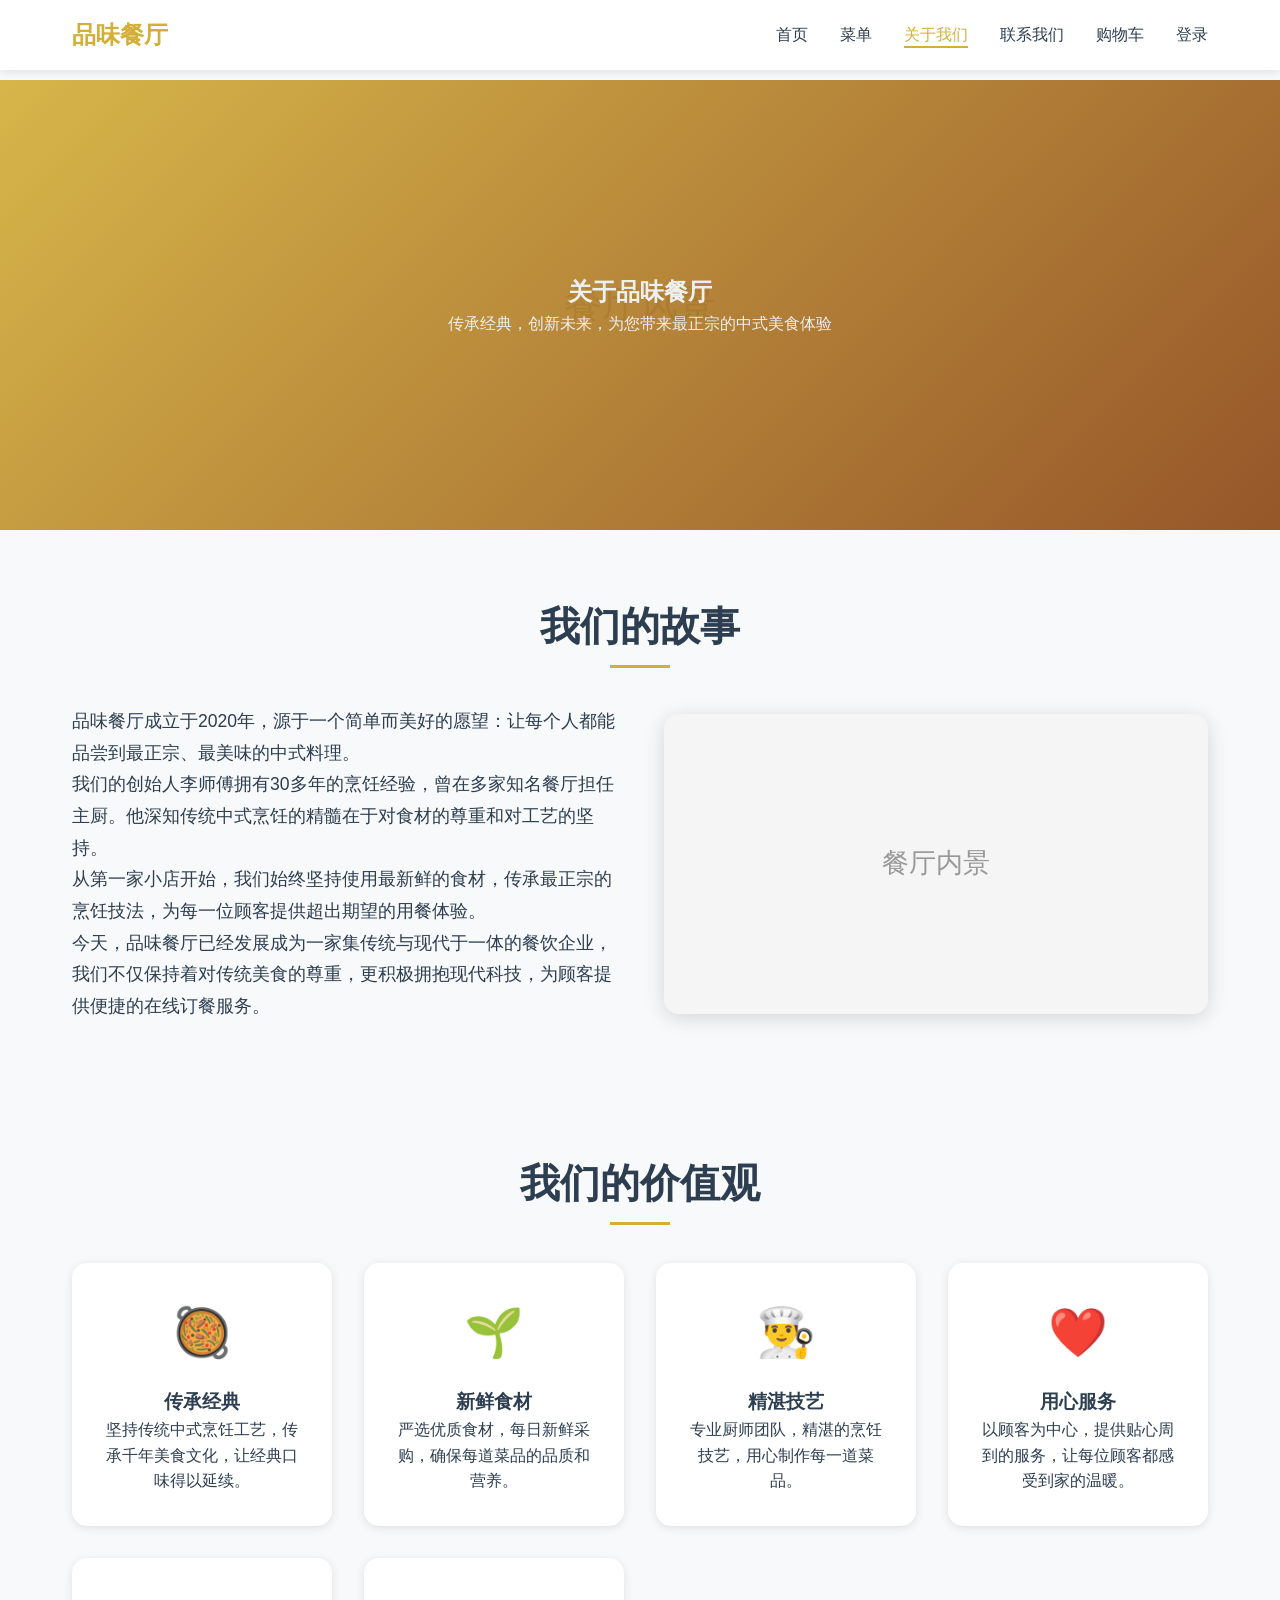
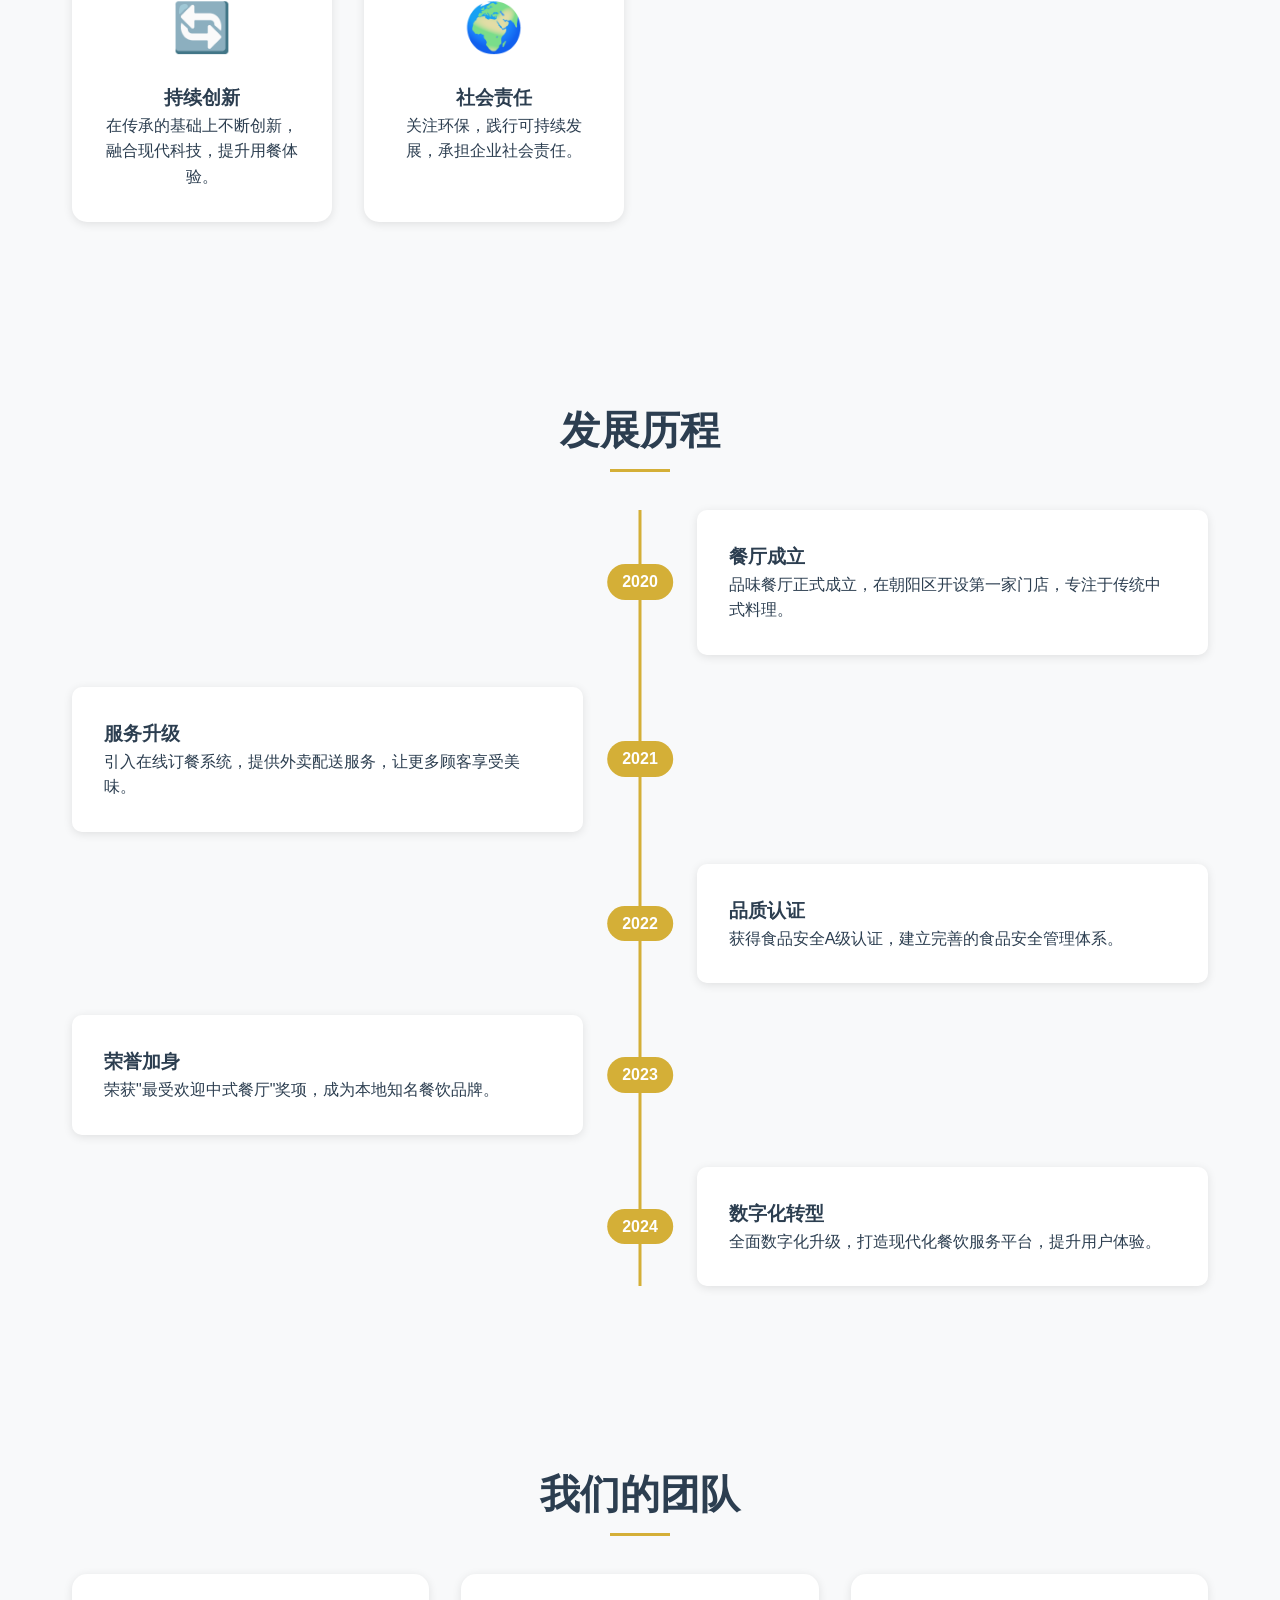
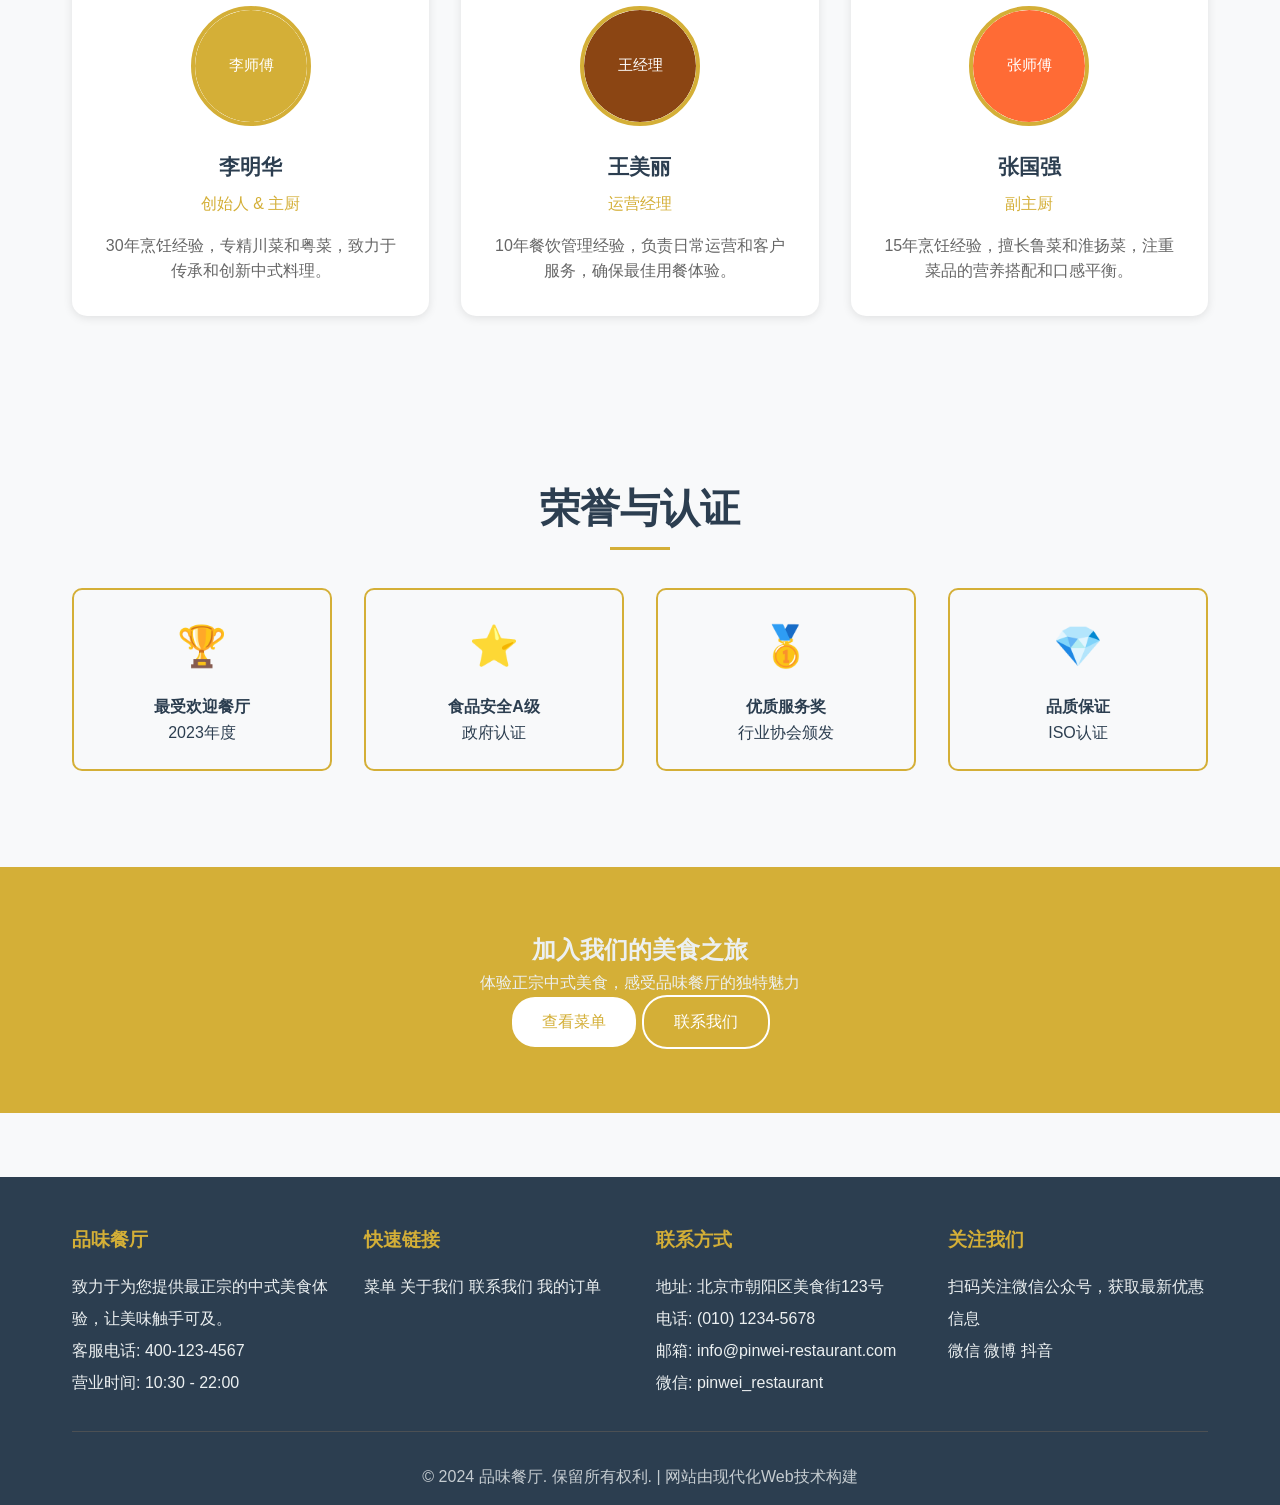
<file: about.html>
<!DOCTYPE html>
<html lang="zh-CN">
<head>
    <meta charset="UTF-8">
    <meta name="viewport" content="width=device-width, initial-scale=1.0">
    <meta name="description" content="关于品味餐厅 - 了解我们的故事、理念和团队">
    <meta name="keywords" content="关于我们, 餐厅故事, 企业文化, 厨师团队">
    <title>关于我们 - 品味餐厅</title>
    <link rel="stylesheet" href="css/style.css">
    <style>
        .about-hero {
            background: linear-gradient(135deg, rgba(212, 175, 55, 0.9), rgba(139, 69, 19, 0.9)),
                        url('data:image/svg+xml,<svg xmlns="http://www.w3.org/2000/svg" viewBox="0 0 1000 400"><rect fill="%23f5f5f5" width="1000" height="400"/><text x="50%" y="50%" font-size="30" text-anchor="middle" dy=".3em" fill="%23999">餐厅风景</text></svg>');
            background-size: cover;
            background-position: center;
            height: 50vh;
            display: flex;
            align-items: center;
            justify-content: center;
            text-align: center;
            color: var(--text-light);
        }
        
        .story-section {
            padding: 4rem 0;
        }
        
        .story-content {
            display: grid;
            grid-template-columns: 1fr 1fr;
            gap: 3rem;
            align-items: center;
        }
        
        .story-text {
            font-size: 1.1rem;
            line-height: 1.8;
            color: var(--text-dark);
        }
        
        .story-image {
            width: 100%;
            height: 300px;
            object-fit: cover;
            border-radius: 15px;
            box-shadow: var(--shadow-hover);
        }
        
        .values-grid {
            display: grid;
            grid-template-columns: repeat(auto-fit, minmax(250px, 1fr));
            gap: 2rem;
            margin: 3rem 0;
        }
        
        .value-card {
            text-align: center;
            padding: 2rem;
            background: white;
            border-radius: 15px;
            box-shadow: var(--shadow);
            transition: all 0.3s ease;
        }
        
        .value-card:hover {
            transform: translateY(-5px);
            box-shadow: var(--shadow-hover);
        }
        
        .value-icon {
            font-size: 3rem;
            margin-bottom: 1rem;
        }
        
        .team-member {
            background: white;
            border-radius: 15px;
            padding: 2rem;
            text-align: center;
            box-shadow: var(--shadow);
            transition: all 0.3s ease;
        }
        
        .team-member:hover {
            transform: translateY(-5px);
            box-shadow: var(--shadow-hover);
        }
        
        .member-photo {
            width: 120px;
            height: 120px;
            border-radius: 50%;
            margin: 0 auto 1rem;
            object-fit: cover;
            border: 4px solid var(--primary-color);
        }
        
        .member-name {
            font-size: 1.3rem;
            font-weight: bold;
            color: var(--text-dark);
            margin-bottom: 0.5rem;
        }
        
        .member-role {
            color: var(--primary-color);
            font-weight: 500;
            margin-bottom: 1rem;
        }
        
        .member-bio {
            color: #666;
            line-height: 1.6;
        }
        
        .timeline {
            position: relative;
            margin: 3rem 0;
        }
        
        .timeline::before {
            content: '';
            position: absolute;
            left: 50%;
            top: 0;
            bottom: 0;
            width: 3px;
            background: var(--primary-color);
            transform: translateX(-50%);
        }
        
        .timeline-item {
            display: flex;
            align-items: center;
            margin: 2rem 0;
            position: relative;
        }
        
        .timeline-item:nth-child(odd) {
            flex-direction: row-reverse;
        }
        
        .timeline-content {
            background: white;
            padding: 2rem;
            border-radius: 10px;
            box-shadow: var(--shadow);
            width: 45%;
            position: relative;
        }
        
        .timeline-date {
            background: var(--primary-color);
            color: white;
            padding: 5px 15px;
            border-radius: 20px;
            font-weight: bold;
            position: absolute;
            left: 50%;
            transform: translateX(-50%);
            z-index: 10;
        }
        
        .awards-grid {
            display: grid;
            grid-template-columns: repeat(auto-fit, minmax(200px, 1fr));
            gap: 2rem;
            margin: 2rem 0;
        }
        
        .award-item {
            text-align: center;
            padding: 1.5rem;
            background: var(--background-light);
            border-radius: 10px;
            border: 2px solid var(--primary-color);
        }
        
        .award-icon {
            font-size: 2.5rem;
            margin-bottom: 1rem;
        }
        
        @media (max-width: 768px) {
            .story-content {
                grid-template-columns: 1fr;
                gap: 2rem;
            }
            
            .timeline::before {
                left: 30px;
            }
            
            .timeline-item {
                flex-direction: row !important;
                padding-left: 60px;
            }
            
            .timeline-content {
                width: 100%;
            }
            
            .timeline-date {
                left: 30px;
            }
        }
    </style>
</head>
<body>
    <!-- Navigation -->
    <nav class="navbar">
        <div class="nav-container">
            <a href="index.html" class="logo">品味餐厅</a>
            <ul class="nav-menu">
                <li><a href="index.html" class="nav-link">首页</a></li>
                <li><a href="menu.html" class="nav-link">菜单</a></li>
                <li><a href="about.html" class="nav-link active">关于我们</a></li>
                <li><a href="contact.html" class="nav-link">联系我们</a></li>
                <li><a href="cart.html" class="nav-link">购物车 <span class="cart-count">0</span></a></li>
                <li><a href="login.html" class="nav-link">登录</a></li>
            </ul>
            <button class="hamburger">
                <span></span>
                <span></span>
                <span></span>
            </button>
        </div>
    </nav>

    <!-- Main Content -->
    <main class="main-content">
        <!-- About Hero -->
        <section class="about-hero">
            <div class="container">
                <h1>关于品味餐厅</h1>
                <p>传承经典，创新未来，为您带来最正宗的中式美食体验</p>
            </div>
        </section>

        <!-- Our Story -->
        <section class="story-section">
            <div class="container">
                <h2 class="section-title">我们的故事</h2>
                <div class="story-content">
                    <div class="story-text">
                        <p>品味餐厅成立于2020年，源于一个简单而美好的愿望：让每个人都能品尝到最正宗、最美味的中式料理。</p>
                        <p>我们的创始人李师傅拥有30多年的烹饪经验，曾在多家知名餐厅担任主厨。他深知传统中式烹饪的精髓在于对食材的尊重和对工艺的坚持。</p>
                        <p>从第一家小店开始，我们始终坚持使用最新鲜的食材，传承最正宗的烹饪技法，为每一位顾客提供超出期望的用餐体验。</p>
                        <p>今天，品味餐厅已经发展成为一家集传统与现代于一体的餐饮企业，我们不仅保持着对传统美食的尊重，更积极拥抱现代科技，为顾客提供便捷的在线订餐服务。</p>
                    </div>
                    <img src="data:image/svg+xml,<svg xmlns='http://www.w3.org/2000/svg' viewBox='0 0 400 300'><rect fill='%23f5f5f5' width='400' height='300'/><text x='50%' y='50%' font-size='20' text-anchor='middle' dy='.3em' fill='%23999'>餐厅内景</text></svg>" 
                         alt="餐厅内景" class="story-image">
                </div>
            </div>
        </section>

        <!-- Our Values -->
        <section class="section" style="background: var(--background-light);">
            <div class="container">
                <h2 class="section-title">我们的价值观</h2>
                <div class="values-grid">
                    <div class="value-card">
                        <div class="value-icon">🥘</div>
                        <h3>传承经典</h3>
                        <p>坚持传统中式烹饪工艺，传承千年美食文化，让经典口味得以延续。</p>
                    </div>
                    <div class="value-card">
                        <div class="value-icon">🌱</div>
                        <h3>新鲜食材</h3>
                        <p>严选优质食材，每日新鲜采购，确保每道菜品的品质和营养。</p>
                    </div>
                    <div class="value-card">
                        <div class="value-icon">👨‍🍳</div>
                        <h3>精湛技艺</h3>
                        <p>专业厨师团队，精湛的烹饪技艺，用心制作每一道菜品。</p>
                    </div>
                    <div class="value-card">
                        <div class="value-icon">❤️</div>
                        <h3>用心服务</h3>
                        <p>以顾客为中心，提供贴心周到的服务，让每位顾客都感受到家的温暖。</p>
                    </div>
                    <div class="value-card">
                        <div class="value-icon">🔄</div>
                        <h3>持续创新</h3>
                        <p>在传承的基础上不断创新，融合现代科技，提升用餐体验。</p>
                    </div>
                    <div class="value-card">
                        <div class="value-icon">🌍</div>
                        <h3>社会责任</h3>
                        <p>关注环保，践行可持续发展，承担企业社会责任。</p>
                    </div>
                </div>
            </div>
        </section>

        <!-- Development Timeline -->
        <section class="section">
            <div class="container">
                <h2 class="section-title">发展历程</h2>
                <div class="timeline">
                    <div class="timeline-item">
                        <div class="timeline-date">2020</div>
                        <div class="timeline-content">
                            <h3>餐厅成立</h3>
                            <p>品味餐厅正式成立，在朝阳区开设第一家门店，专注于传统中式料理。</p>
                        </div>
                    </div>
                    <div class="timeline-item">
                        <div class="timeline-date">2021</div>
                        <div class="timeline-content">
                            <h3>服务升级</h3>
                            <p>引入在线订餐系统，提供外卖配送服务，让更多顾客享受美味。</p>
                        </div>
                    </div>
                    <div class="timeline-item">
                        <div class="timeline-date">2022</div>
                        <div class="timeline-content">
                            <h3>品质认证</h3>
                            <p>获得食品安全A级认证，建立完善的食品安全管理体系。</p>
                        </div>
                    </div>
                    <div class="timeline-item">
                        <div class="timeline-date">2023</div>
                        <div class="timeline-content">
                            <h3>荣誉加身</h3>
                            <p>荣获"最受欢迎中式餐厅"奖项，成为本地知名餐饮品牌。</p>
                        </div>
                    </div>
                    <div class="timeline-item">
                        <div class="timeline-date">2024</div>
                        <div class="timeline-content">
                            <h3>数字化转型</h3>
                            <p>全面数字化升级，打造现代化餐饮服务平台，提升用户体验。</p>
                        </div>
                    </div>
                </div>
            </div>
        </section>

        <!-- Our Team -->
        <section class="section" style="background: var(--background-light);">
            <div class="container">
                <h2 class="section-title">我们的团队</h2>
                <div class="grid grid-3">
                    <div class="team-member">
                        <img src="data:image/svg+xml,<svg xmlns='http://www.w3.org/2000/svg' viewBox='0 0 120 120'><circle fill='%23d4af37' cx='60' cy='60' r='60'/><text x='50%' y='50%' font-size='16' text-anchor='middle' dy='.3em' fill='white'>李师傅</text></svg>" 
                             alt="李师傅" class="member-photo">
                        <div class="member-name">李明华</div>
                        <div class="member-role">创始人 & 主厨</div>
                        <div class="member-bio">30年烹饪经验，专精川菜和粤菜，致力于传承和创新中式料理。</div>
                    </div>
                    <div class="team-member">
                        <img src="data:image/svg+xml,<svg xmlns='http://www.w3.org/2000/svg' viewBox='0 0 120 120'><circle fill='%238b4513' cx='60' cy='60' r='60'/><text x='50%' y='50%' font-size='16' text-anchor='middle' dy='.3em' fill='white'>王经理</text></svg>" 
                             alt="王经理" class="member-photo">
                        <div class="member-name">王美丽</div>
                        <div class="member-role">运营经理</div>
                        <div class="member-bio">10年餐饮管理经验，负责日常运营和客户服务，确保最佳用餐体验。</div>
                    </div>
                    <div class="team-member">
                        <img src="data:image/svg+xml,<svg xmlns='http://www.w3.org/2000/svg' viewBox='0 0 120 120'><circle fill='%23ff6b35' cx='60' cy='60' r='60'/><text x='50%' y='50%' font-size='16' text-anchor='middle' dy='.3em' fill='white'>张师傅</text></svg>" 
                             alt="张师傅" class="member-photo">
                        <div class="member-name">张国强</div>
                        <div class="member-role">副主厨</div>
                        <div class="member-bio">15年烹饪经验，擅长鲁菜和淮扬菜，注重菜品的营养搭配和口感平衡。</div>
                    </div>
                </div>
            </div>
        </section>

        <!-- Awards & Recognition -->
        <section class="section">
            <div class="container">
                <h2 class="section-title">荣誉与认证</h2>
                <div class="awards-grid">
                    <div class="award-item">
                        <div class="award-icon">🏆</div>
                        <h4>最受欢迎餐厅</h4>
                        <p>2023年度</p>
                    </div>
                    <div class="award-item">
                        <div class="award-icon">⭐</div>
                        <h4>食品安全A级</h4>
                        <p>政府认证</p>
                    </div>
                    <div class="award-item">
                        <div class="award-icon">🥇</div>
                        <h4>优质服务奖</h4>
                        <p>行业协会颁发</p>
                    </div>
                    <div class="award-item">
                        <div class="award-icon">💎</div>
                        <h4>品质保证</h4>
                        <p>ISO认证</p>
                    </div>
                </div>
            </div>
        </section>

        <!-- Call to Action -->
        <section class="section" style="background: var(--primary-color); color: var(--text-light);">
            <div class="container text-center">
                <h2>加入我们的美食之旅</h2>
                <p>体验正宗中式美食，感受品味餐厅的独特魅力</p>
                <a href="menu.html" class="btn" style="background: white; color: var(--primary-color);">查看菜单</a>
                <a href="contact.html" class="btn btn-secondary" style="border-color: white; color: white;">联系我们</a>
            </div>
        </section>
    </main>

    <!-- Footer -->
    <footer class="footer">
        <div class="container">
            <div class="footer-content">
                <div class="footer-section">
                    <h3>品味餐厅</h3>
                    <p>致力于为您提供最正宗的中式美食体验，让美味触手可及。</p>
                    <p>客服电话: 400-123-4567</p>
                    <p>营业时间: 10:30 - 22:00</p>
                </div>
                <div class="footer-section">
                    <h3>快速链接</h3>
                    <a href="menu.html">菜单</a>
                    <a href="about.html">关于我们</a>
                    <a href="contact.html">联系我们</a>
                    <a href="orders.html">我的订单</a>
                </div>
                <div class="footer-section">
                    <h3>联系方式</h3>
                    <p>地址: 北京市朝阳区美食街123号</p>
                    <p>电话: (010) 1234-5678</p>
                    <p>邮箱: info@pinwei-restaurant.com</p>
                    <p>微信: pinwei_restaurant</p>
                </div>
                <div class="footer-section">
                    <h3>关注我们</h3>
                    <p>扫码关注微信公众号，获取最新优惠信息</p>
                    <div class="social-links">
                        <a href="#">微信</a>
                        <a href="#">微博</a>
                        <a href="#">抖音</a>
                    </div>
                </div>
            </div>
            <div class="footer-bottom">
                <p>&copy; 2024 品味餐厅. 保留所有权利. | 网站由现代化Web技术构建</p>
            </div>
        </div>
    </footer>

    <!-- JavaScript -->
    <script src="js/main.js"></script>
</body>
</html>
</file>
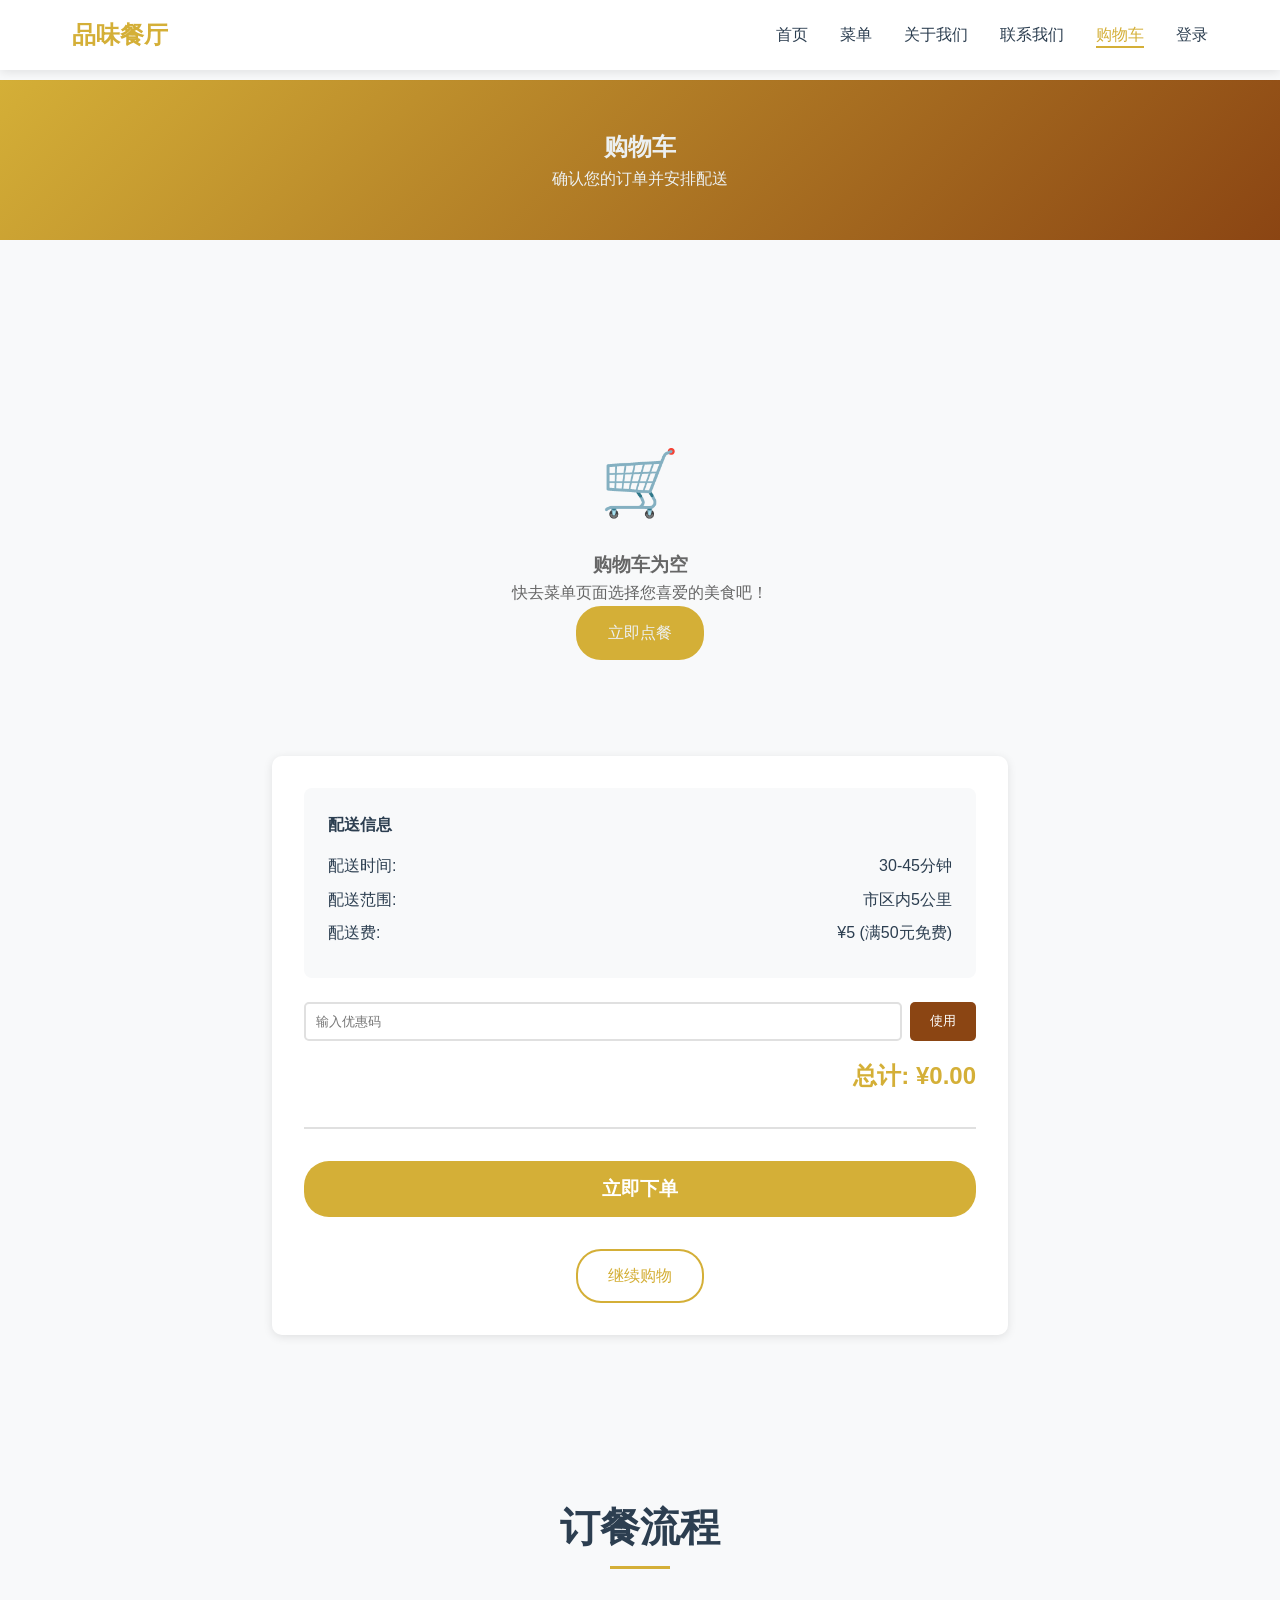
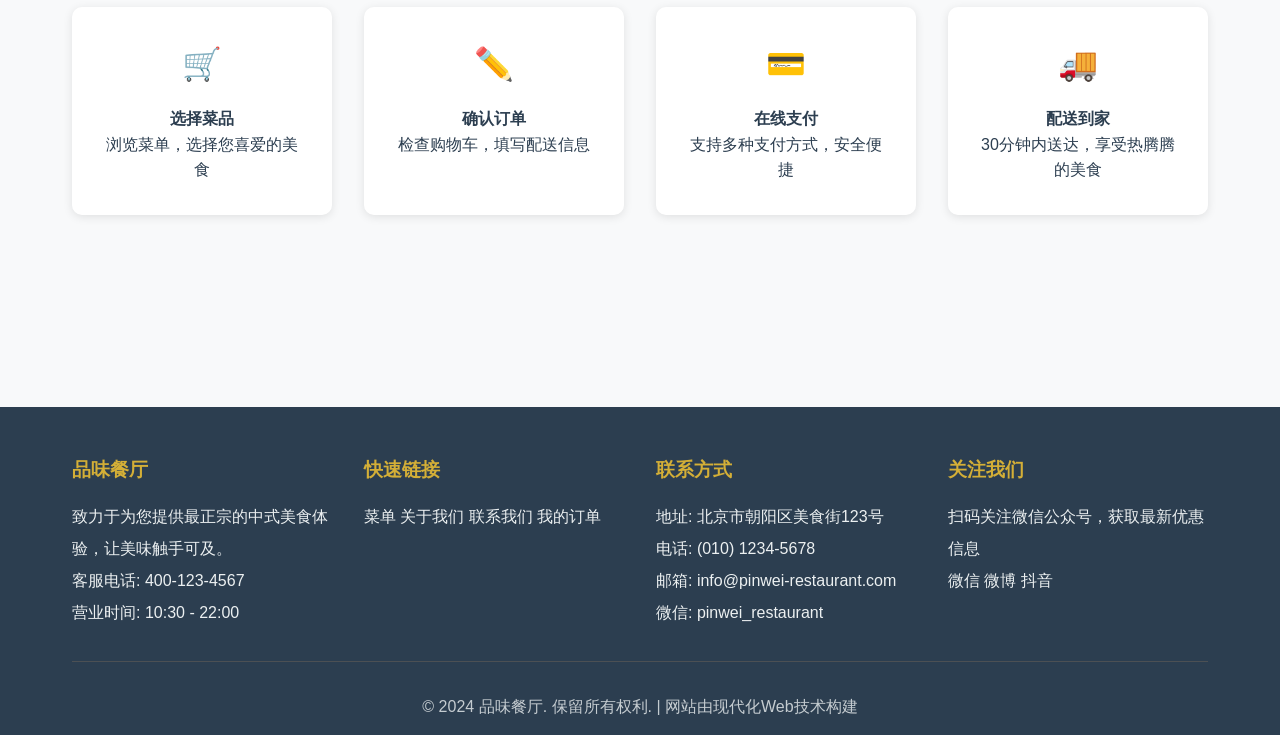
<file: cart.html>
<!DOCTYPE html>
<html lang="zh-CN">
<head>
    <meta charset="UTF-8">
    <meta name="viewport" content="width=device-width, initial-scale=1.0">
    <meta name="description" content="购物车 - 品味餐厅在线订餐">
    <meta name="keywords" content="购物车, 订餐, 结账, 在线支付">
    <title>购物车 - 品味餐厅</title>
    <link rel="stylesheet" href="css/style.css">
    <style>
        .cart-container {
            max-width: 800px;
            margin: 0 auto;
            padding: 2rem;
        }
        
        .cart-header {
            background: linear-gradient(135deg, var(--primary-color), var(--secondary-color));
            color: var(--text-light);
            padding: 3rem 0;
            text-align: center;
        }
        
        .cart-items {
            margin: 2rem 0;
        }
        
        .cart-item {
            display: flex;
            align-items: center;
            background: white;
            padding: 1.5rem;
            margin-bottom: 1rem;
            border-radius: 10px;
            box-shadow: var(--shadow);
            transition: all 0.3s ease;
        }
        
        .cart-item:hover {
            box-shadow: var(--shadow-hover);
        }
        
        .cart-item-image {
            width: 80px;
            height: 80px;
            object-fit: cover;
            border-radius: 8px;
            margin-right: 1rem;
        }
        
        .cart-item-details {
            flex: 1;
        }
        
        .cart-item-details h4 {
            margin-bottom: 0.5rem;
            color: var(--text-dark);
        }
        
        .cart-item-details .price {
            color: var(--primary-color);
            font-weight: bold;
            font-size: 1.1rem;
        }
        
        .quantity-controls {
            display: flex;
            align-items: center;
            gap: 0.5rem;
            margin-top: 0.5rem;
        }
        
        .quantity-btn {
            background: var(--primary-color);
            color: white;
            border: none;
            width: 30px;
            height: 30px;
            border-radius: 50%;
            cursor: pointer;
            font-weight: bold;
            transition: all 0.3s ease;
        }
        
        .quantity-btn:hover {
            background: var(--secondary-color);
            transform: scale(1.1);
        }
        
        .quantity {
            font-weight: bold;
            min-width: 30px;
            text-align: center;
        }
        
        .remove-from-cart {
            background: var(--danger-color);
            color: white;
            border: none;
            padding: 8px 16px;
            border-radius: 20px;
            cursor: pointer;
            transition: all 0.3s ease;
            margin-left: 1rem;
        }
        
        .remove-from-cart:hover {
            background: #c0392b;
            transform: translateY(-2px);
        }
        
        .cart-summary {
            background: white;
            padding: 2rem;
            border-radius: 10px;
            box-shadow: var(--shadow);
            margin-top: 2rem;
        }
        
        .cart-total {
            font-size: 1.5rem;
            font-weight: bold;
            color: var(--primary-color);
            text-align: right;
            margin-bottom: 1rem;
        }
        
        .checkout-section {
            border-top: 2px solid var(--border-color);
            padding-top: 2rem;
            margin-top: 2rem;
        }
        
        .delivery-info {
            background: var(--background-light);
            padding: 1.5rem;
            border-radius: 8px;
            margin-bottom: 1.5rem;
        }
        
        .delivery-info h4 {
            color: var(--text-dark);
            margin-bottom: 1rem;
        }
        
        .info-item {
            display: flex;
            justify-content: space-between;
            margin-bottom: 0.5rem;
        }
        
        .checkout-btn {
            width: 100%;
            padding: 15px;
            font-size: 1.2rem;
            background: var(--primary-color);
            color: white;
            border: none;
            border-radius: 25px;
            cursor: pointer;
            transition: all 0.3s ease;
            font-weight: bold;
        }
        
        .checkout-btn:hover {
            background: var(--secondary-color);
            transform: translateY(-2px);
        }
        
        .checkout-btn:disabled {
            background: #ccc;
            cursor: not-allowed;
            transform: none;
        }
        
        .empty-cart {
            text-align: center;
            padding: 4rem 2rem;
            color: #666;
        }
        
        .empty-cart-icon {
            font-size: 4rem;
            margin-bottom: 1rem;
        }
        
        @media (max-width: 768px) {
            .cart-item {
                flex-direction: column;
                text-align: center;
            }
            
            .cart-item-image {
                margin-right: 0;
                margin-bottom: 1rem;
            }
            
            .remove-from-cart {
                margin-left: 0;
                margin-top: 1rem;
            }
            
            .cart-container {
                padding: 1rem;
            }
        }
        
        .promo-code {
            display: flex;
            gap: 0.5rem;
            margin-bottom: 1rem;
        }
        
        .promo-input {
            flex: 1;
            padding: 10px;
            border: 2px solid var(--border-color);
            border-radius: 5px;
        }
        
        .promo-btn {
            padding: 10px 20px;
            background: var(--secondary-color);
            color: white;
            border: none;
            border-radius: 5px;
            cursor: pointer;
        }
    </style>
</head>
<body>
    <!-- Navigation -->
    <nav class="navbar">
        <div class="nav-container">
            <a href="index.html" class="logo">品味餐厅</a>
            <ul class="nav-menu">
                <li><a href="index.html" class="nav-link">首页</a></li>
                <li><a href="menu.html" class="nav-link">菜单</a></li>
                <li><a href="about.html" class="nav-link">关于我们</a></li>
                <li><a href="contact.html" class="nav-link">联系我们</a></li>
                <li><a href="cart.html" class="nav-link active">购物车 <span class="cart-count">0</span></a></li>
                <li><a href="login.html" class="nav-link">登录</a></li>
            </ul>
            <button class="hamburger">
                <span></span>
                <span></span>
                <span></span>
            </button>
        </div>
    </nav>

    <!-- Main Content -->
    <main class="main-content">
        <!-- Cart Header -->
        <section class="cart-header">
            <div class="container">
                <h1>购物车</h1>
                <p>确认您的订单并安排配送</p>
            </div>
        </section>

        <!-- Cart Content -->
        <section class="section">
            <div class="cart-container">
                <!-- Cart Items -->
                <div class="cart-items">
                    <!-- Items will be loaded by JavaScript -->
                </div>

                <!-- Cart Summary -->
                <div class="cart-summary">
                    <div class="delivery-info">
                        <h4>配送信息</h4>
                        <div class="info-item">
                            <span>配送时间:</span>
                            <span>30-45分钟</span>
                        </div>
                        <div class="info-item">
                            <span>配送范围:</span>
                            <span>市区内5公里</span>
                        </div>
                        <div class="info-item">
                            <span>配送费:</span>
                            <span id="delivery-fee">¥5 (满50元免费)</span>
                        </div>
                    </div>

                    <!-- Promo Code -->
                    <div class="promo-code">
                        <input type="text" class="promo-input" placeholder="输入优惠码">
                        <button class="promo-btn" onclick="applyPromoCode()">使用</button>
                    </div>

                    <!-- Total -->
                    <div class="cart-total">
                        总计: ¥0.00
                    </div>

                    <!-- Checkout Section -->
                    <div class="checkout-section">
                        <button class="checkout-btn" onclick="proceedToCheckout()">
                            立即下单
                        </button>
                        <div class="text-center mt-2">
                            <a href="menu.html" class="btn btn-secondary">继续购物</a>
                        </div>
                    </div>
                </div>
            </div>
        </section>

        <!-- Order Process Info -->
        <section class="section" style="background: var(--background-light);">
            <div class="container">
                <h2 class="section-title">订餐流程</h2>
                <div class="grid grid-4">
                    <div class="card text-center">
                        <div style="font-size: 2rem; margin-bottom: 1rem;">🛒</div>
                        <h4>选择菜品</h4>
                        <p>浏览菜单，选择您喜爱的美食</p>
                    </div>
                    <div class="card text-center">
                        <div style="font-size: 2rem; margin-bottom: 1rem;">✏️</div>
                        <h4>确认订单</h4>
                        <p>检查购物车，填写配送信息</p>
                    </div>
                    <div class="card text-center">
                        <div style="font-size: 2rem; margin-bottom: 1rem;">💳</div>
                        <h4>在线支付</h4>
                        <p>支持多种支付方式，安全便捷</p>
                    </div>
                    <div class="card text-center">
                        <div style="font-size: 2rem; margin-bottom: 1rem;">🚚</div>
                        <h4>配送到家</h4>
                        <p>30分钟内送达，享受热腾腾的美食</p>
                    </div>
                </div>
            </div>
        </section>
    </main>

    <!-- Footer -->
    <footer class="footer">
        <div class="container">
            <div class="footer-content">
                <div class="footer-section">
                    <h3>品味餐厅</h3>
                    <p>致力于为您提供最正宗的中式美食体验，让美味触手可及。</p>
                    <p>客服电话: 400-123-4567</p>
                    <p>营业时间: 10:30 - 22:00</p>
                </div>
                <div class="footer-section">
                    <h3>快速链接</h3>
                    <a href="menu.html">菜单</a>
                    <a href="about.html">关于我们</a>
                    <a href="contact.html">联系我们</a>
                    <a href="orders.html">我的订单</a>
                </div>
                <div class="footer-section">
                    <h3>联系方式</h3>
                    <p>地址: 北京市朝阳区美食街123号</p>
                    <p>电话: (010) 1234-5678</p>
                    <p>邮箱: info@pinwei-restaurant.com</p>
                    <p>微信: pinwei_restaurant</p>
                </div>
                <div class="footer-section">
                    <h3>关注我们</h3>
                    <p>扫码关注微信公众号，获取最新优惠信息</p>
                    <div class="social-links">
                        <a href="#">微信</a>
                        <a href="#">微博</a>
                        <a href="#">抖音</a>
                    </div>
                </div>
            </div>
            <div class="footer-bottom">
                <p>&copy; 2024 品味餐厅. 保留所有权利. | 网站由现代化Web技术构建</p>
            </div>
        </div>
    </footer>

    <!-- JavaScript -->
    <script src="js/main.js"></script>
    <script>
        // Additional cart-specific functions
        function applyPromoCode() {
            const promoInput = document.querySelector('.promo-input');
            const promoCode = promoInput.value.trim().toLowerCase();
            
            const validCodes = {
                'welcome': { discount: 0.2, description: '新用户8折优惠' },
                'save10': { discount: 10, description: '满减10元' },
                'free': { discount: 0, description: '免配送费', freeDelivery: true }
            };
            
            if (validCodes[promoCode]) {
                const promo = validCodes[promoCode];
                app.showNotification(`优惠码生效: ${promo.description}`, 'success');
                // Apply discount logic here
                localStorage.setItem('appliedPromo', JSON.stringify(promo));
                app.updateCartTotal();
            } else {
                app.showNotification('无效的优惠码', 'error');
            }
            
            promoInput.value = '';
        }
        
        function proceedToCheckout() {
            const cart = app.getCart();
            if (cart.length === 0) {
                app.showNotification('购物车为空，请先添加商品', 'error');
                return;
            }
            
            // Check if user is logged in
            const user = JSON.parse(localStorage.getItem('user') || '{}');
            if (!user.loggedIn) {
                app.showNotification('请先登录后再下单', 'warning');
                setTimeout(() => {
                    window.location.href = 'login.html?redirect=cart.html';
                }, 1500);
                return;
            }
            
            // Create order
            const order = {
                id: Date.now().toString(),
                items: cart,
                total: cart.reduce((sum, item) => sum + (item.price * item.quantity), 0),
                status: '已下单',
                date: new Date().toISOString(),
                customer: user.email
            };
            
            // Save order
            const orders = JSON.parse(localStorage.getItem('orders') || '[]');
            orders.unshift(order);
            localStorage.setItem('orders', JSON.stringify(orders));
            
            // Clear cart
            localStorage.removeItem('cart');
            
            app.showNotification('订单提交成功！', 'success');
            setTimeout(() => {
                window.location.href = 'orders.html';
            }, 1500);
        }
    </script>
</body>
</html>
</file>
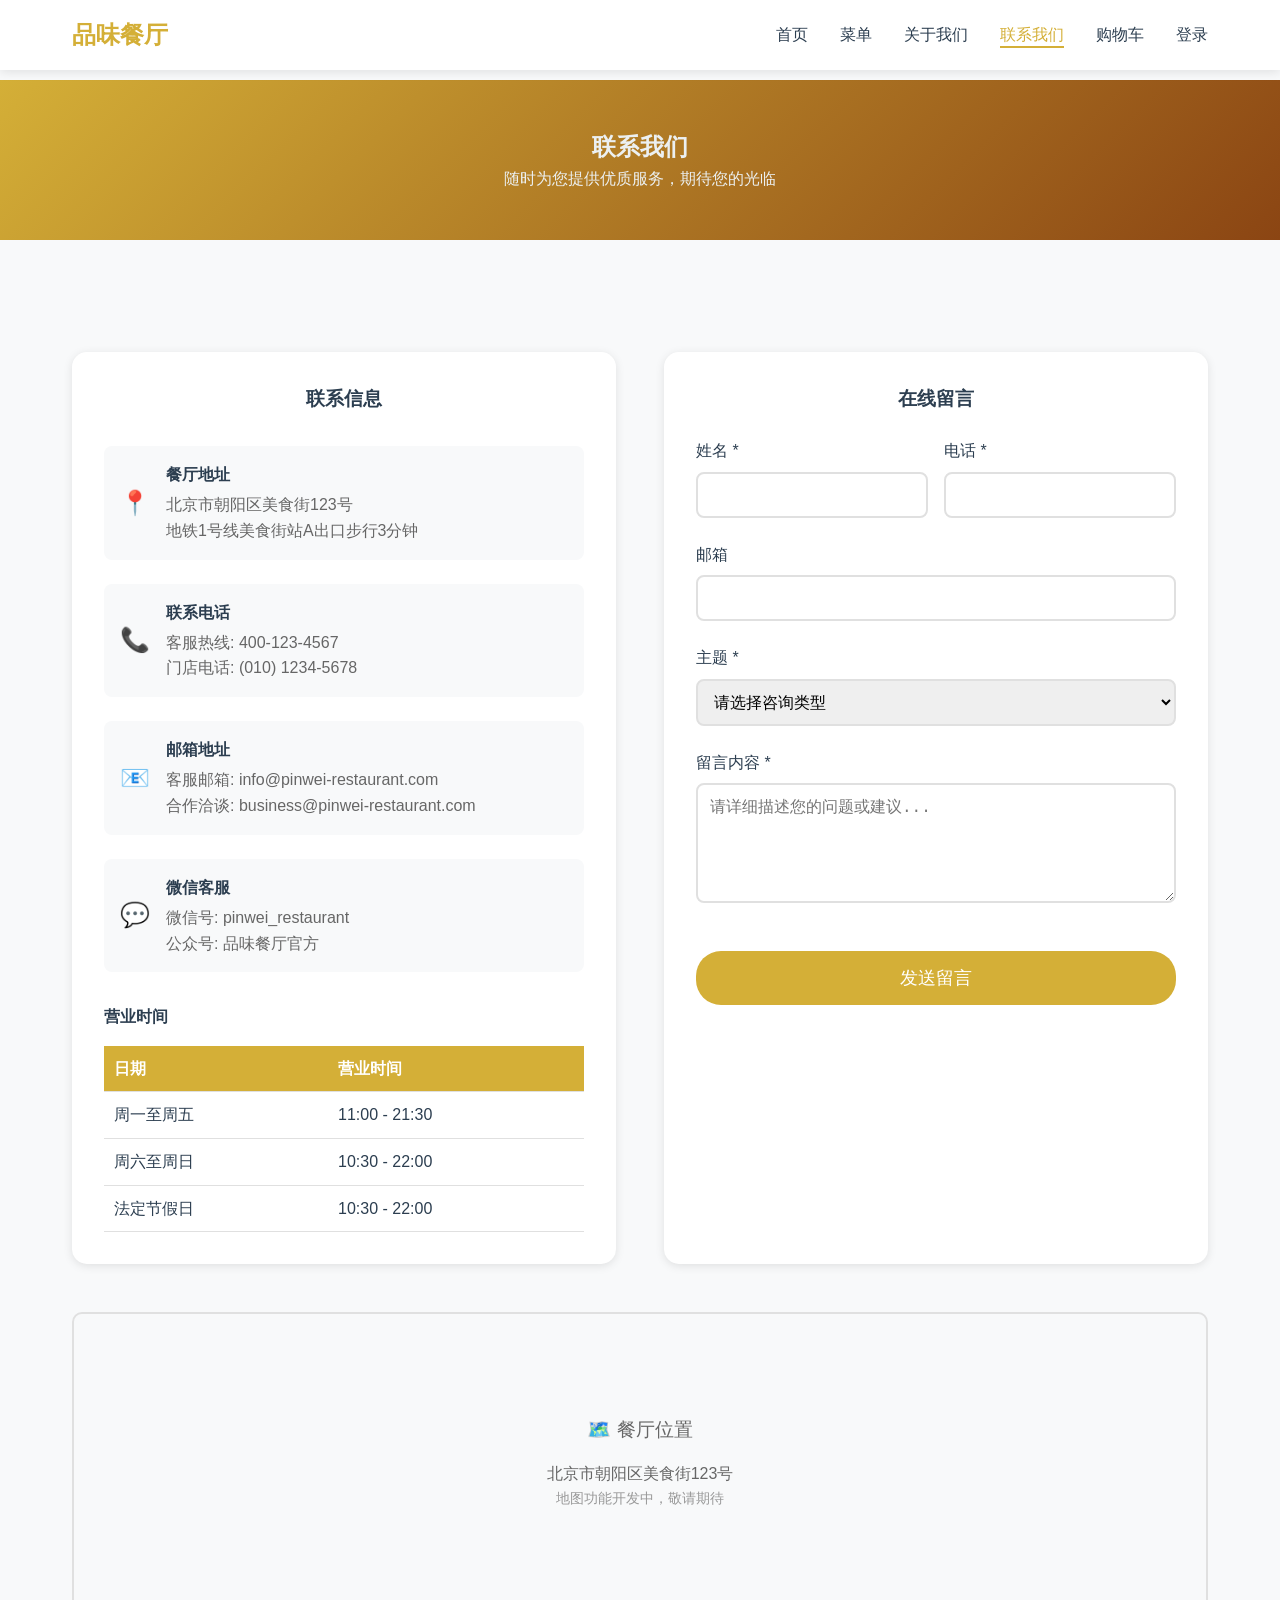
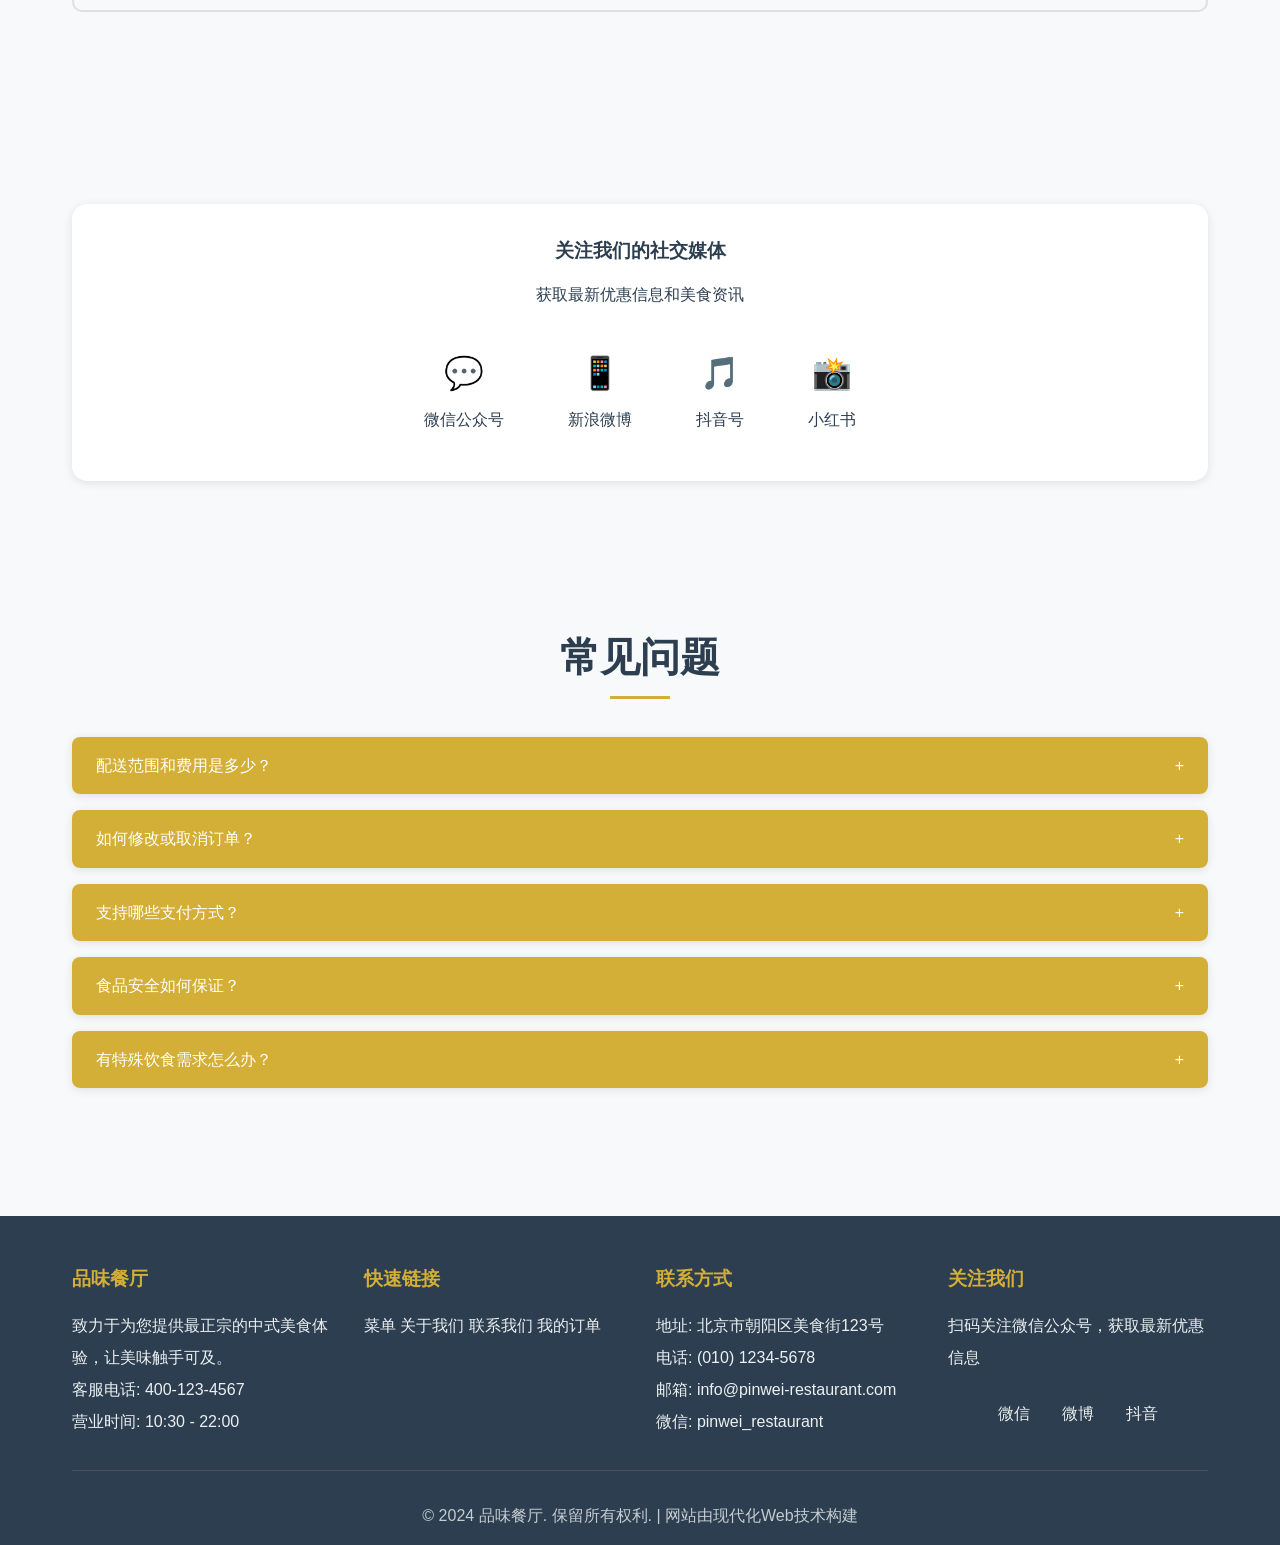
<file: contact.html>
<!DOCTYPE html>
<html lang="zh-CN">
<head>
    <meta charset="UTF-8">
    <meta name="viewport" content="width=device-width, initial-scale=1.0">
    <meta name="description" content="联系品味餐厅 - 地址、电话、营业时间及在线留言">
    <meta name="keywords" content="联系我们, 餐厅地址, 营业时间, 客服电话, 在线咨询">
    <title>联系我们 - 品味餐厅</title>
    <link rel="stylesheet" href="css/style.css">
    <style>
        .contact-header {
            background: linear-gradient(135deg, var(--primary-color), var(--secondary-color));
            color: var(--text-light);
            padding: 3rem 0;
            text-align: center;
        }
        
        .contact-content {
            display: grid;
            grid-template-columns: 1fr 1fr;
            gap: 3rem;
            margin: 3rem 0;
        }
        
        .contact-info {
            background: white;
            padding: 2rem;
            border-radius: 15px;
            box-shadow: var(--shadow);
        }
        
        .contact-form {
            background: white;
            padding: 2rem;
            border-radius: 15px;
            box-shadow: var(--shadow);
        }
        
        .info-item {
            display: flex;
            align-items: center;
            gap: 1rem;
            margin-bottom: 1.5rem;
            padding: 1rem;
            background: var(--background-light);
            border-radius: 8px;
            transition: all 0.3s ease;
        }
        
        .info-item:hover {
            background: #e8f4ff;
            transform: translateX(5px);
        }
        
        .info-icon {
            font-size: 1.5rem;
            color: var(--primary-color);
            min-width: 30px;
        }
        
        .info-content h4 {
            color: var(--text-dark);
            margin-bottom: 0.3rem;
        }
        
        .info-content p {
            color: #666;
            margin: 0;
        }
        
        .hours-table {
            width: 100%;
            border-collapse: collapse;
            margin-top: 1rem;
        }
        
        .hours-table th,
        .hours-table td {
            padding: 10px;
            text-align: left;
            border-bottom: 1px solid var(--border-color);
        }
        
        .hours-table th {
            background: var(--primary-color);
            color: white;
        }
        
        .hours-table tr:hover {
            background: var(--background-light);
        }
        
        .contact-form h3 {
            color: var(--text-dark);
            margin-bottom: 1.5rem;
            text-align: center;
        }
        
        .form-row {
            display: grid;
            grid-template-columns: 1fr 1fr;
            gap: 1rem;
        }
        
        .form-group textarea {
            min-height: 120px;
            resize: vertical;
        }
        
        .submit-btn {
            width: 100%;
            padding: 15px;
            background: var(--primary-color);
            color: white;
            border: none;
            border-radius: 25px;
            font-size: 1.1rem;
            font-weight: 500;
            cursor: pointer;
            transition: all 0.3s ease;
            margin-top: 1rem;
        }
        
        .submit-btn:hover {
            background: var(--secondary-color);
            transform: translateY(-2px);
            box-shadow: var(--shadow-hover);
        }
        
        .map-container {
            height: 300px;
            background: var(--background-light);
            border-radius: 10px;
            display: flex;
            align-items: center;
            justify-content: center;
            color: #666;
            margin: 2rem 0;
            border: 2px solid var(--border-color);
        }
        
        .faq-section {
            background: var(--background-light);
            padding: 3rem 0;
        }
        
        .faq-item {
            background: white;
            margin-bottom: 1rem;
            border-radius: 8px;
            overflow: hidden;
            box-shadow: var(--shadow);
        }
        
        .faq-question {
            background: var(--primary-color);
            color: white;
            padding: 1rem 1.5rem;
            cursor: pointer;
            display: flex;
            justify-content: space-between;
            align-items: center;
            transition: all 0.3s ease;
        }
        
        .faq-question:hover {
            background: var(--secondary-color);
        }
        
        .faq-answer {
            padding: 1.5rem;
            display: none;
            line-height: 1.6;
            color: var(--text-dark);
        }
        
        .faq-answer.active {
            display: block;
        }
        
        .social-contact {
            text-align: center;
            padding: 2rem;
            background: white;
            border-radius: 15px;
            box-shadow: var(--shadow);
            margin: 2rem 0;
        }
        
        .social-links {
            display: flex;
            justify-content: center;
            gap: 2rem;
            margin-top: 1.5rem;
        }
        
        .social-link {
            display: flex;
            flex-direction: column;
            align-items: center;
            gap: 0.5rem;
            text-decoration: none;
            color: var(--text-dark);
            padding: 1rem;
            border-radius: 10px;
            transition: all 0.3s ease;
        }
        
        .social-link:hover {
            background: var(--background-light);
            color: var(--primary-color);
            transform: translateY(-3px);
        }
        
        .social-icon {
            font-size: 2rem;
        }
        
        @media (max-width: 768px) {
            .contact-content {
                grid-template-columns: 1fr;
                gap: 2rem;
            }
            
            .form-row {
                grid-template-columns: 1fr;
            }
            
            .social-links {
                flex-wrap: wrap;
                gap: 1rem;
            }
            
            .social-link {
                flex: 1;
                min-width: 120px;
            }
        }
    </style>
</head>
<body>
    <!-- Navigation -->
    <nav class="navbar">
        <div class="nav-container">
            <a href="index.html" class="logo">品味餐厅</a>
            <ul class="nav-menu">
                <li><a href="index.html" class="nav-link">首页</a></li>
                <li><a href="menu.html" class="nav-link">菜单</a></li>
                <li><a href="about.html" class="nav-link">关于我们</a></li>
                <li><a href="contact.html" class="nav-link active">联系我们</a></li>
                <li><a href="cart.html" class="nav-link">购物车 <span class="cart-count">0</span></a></li>
                <li><a href="login.html" class="nav-link">登录</a></li>
            </ul>
            <button class="hamburger">
                <span></span>
                <span></span>
                <span></span>
            </button>
        </div>
    </nav>

    <!-- Main Content -->
    <main class="main-content">
        <!-- Contact Header -->
        <section class="contact-header">
            <div class="container">
                <h1>联系我们</h1>
                <p>随时为您提供优质服务，期待您的光临</p>
            </div>
        </section>

        <!-- Contact Content -->
        <section class="section">
            <div class="container">
                <div class="contact-content">
                    <!-- Contact Information -->
                    <div class="contact-info">
                        <h3 style="color: var(--text-dark); margin-bottom: 2rem; text-align: center;">联系信息</h3>
                        
                        <div class="info-item">
                            <div class="info-icon">📍</div>
                            <div class="info-content">
                                <h4>餐厅地址</h4>
                                <p>北京市朝阳区美食街123号</p>
                                <p>地铁1号线美食街站A出口步行3分钟</p>
                            </div>
                        </div>
                        
                        <div class="info-item">
                            <div class="info-icon">📞</div>
                            <div class="info-content">
                                <h4>联系电话</h4>
                                <p>客服热线: 400-123-4567</p>
                                <p>门店电话: (010) 1234-5678</p>
                            </div>
                        </div>
                        
                        <div class="info-item">
                            <div class="info-icon">📧</div>
                            <div class="info-content">
                                <h4>邮箱地址</h4>
                                <p>客服邮箱: info@pinwei-restaurant.com</p>
                                <p>合作洽谈: business@pinwei-restaurant.com</p>
                            </div>
                        </div>
                        
                        <div class="info-item">
                            <div class="info-icon">💬</div>
                            <div class="info-content">
                                <h4>微信客服</h4>
                                <p>微信号: pinwei_restaurant</p>
                                <p>公众号: 品味餐厅官方</p>
                            </div>
                        </div>
                        
                        <!-- Operating Hours -->
                        <h4 style="margin: 2rem 0 1rem; color: var(--text-dark);">营业时间</h4>
                        <table class="hours-table">
                            <thead>
                                <tr>
                                    <th>日期</th>
                                    <th>营业时间</th>
                                </tr>
                            </thead>
                            <tbody>
                                <tr>
                                    <td>周一至周五</td>
                                    <td>11:00 - 21:30</td>
                                </tr>
                                <tr>
                                    <td>周六至周日</td>
                                    <td>10:30 - 22:00</td>
                                </tr>
                                <tr>
                                    <td>法定节假日</td>
                                    <td>10:30 - 22:00</td>
                                </tr>
                            </tbody>
                        </table>
                    </div>
                    
                    <!-- Contact Form -->
                    <div class="contact-form">
                        <h3>在线留言</h3>
                        <form id="contactForm">
                            <div class="form-row">
                                <div class="form-group">
                                    <label for="name" class="form-label">姓名 *</label>
                                    <input type="text" id="name" name="name" class="form-input" required>
                                </div>
                                <div class="form-group">
                                    <label for="phone" class="form-label">电话 *</label>
                                    <input type="tel" id="phone" name="phone" class="form-input" required>
                                </div>
                            </div>
                            
                            <div class="form-group">
                                <label for="email" class="form-label">邮箱</label>
                                <input type="email" id="email" name="email" class="form-input">
                            </div>
                            
                            <div class="form-group">
                                <label for="subject" class="form-label">主题 *</label>
                                <select id="subject" name="subject" class="form-input" required>
                                    <option value="">请选择咨询类型</option>
                                    <option value="order">订餐咨询</option>
                                    <option value="delivery">配送问题</option>
                                    <option value="complaint">投诉建议</option>
                                    <option value="cooperation">商务合作</option>
                                    <option value="other">其他问题</option>
                                </select>
                            </div>
                            
                            <div class="form-group">
                                <label for="message" class="form-label">留言内容 *</label>
                                <textarea id="message" name="message" class="form-input" 
                                         placeholder="请详细描述您的问题或建议..." required></textarea>
                            </div>
                            
                            <button type="submit" class="submit-btn">发送留言</button>
                        </form>
                    </div>
                </div>
                
                <!-- Map Container -->
                <div class="map-container">
                    <div style="text-align: center;">
                        <p style="font-size: 1.2rem; margin-bottom: 1rem;">🗺️ 餐厅位置</p>
                        <p>北京市朝阳区美食街123号</p>
                        <p style="font-size: 0.9rem; color: #999;">地图功能开发中，敬请期待</p>
                    </div>
                </div>
            </div>
        </section>

        <!-- Social Media Contact -->
        <section class="section">
            <div class="container">
                <div class="social-contact">
                    <h3 style="color: var(--text-dark); margin-bottom: 1rem;">关注我们的社交媒体</h3>
                    <p>获取最新优惠信息和美食资讯</p>
                    <div class="social-links">
                        <a href="#" class="social-link" onclick="showSocialInfo('wechat')">
                            <div class="social-icon">💬</div>
                            <span>微信公众号</span>
                        </a>
                        <a href="#" class="social-link" onclick="showSocialInfo('weibo')">
                            <div class="social-icon">📱</div>
                            <span>新浪微博</span>
                        </a>
                        <a href="#" class="social-link" onclick="showSocialInfo('douyin')">
                            <div class="social-icon">🎵</div>
                            <span>抖音号</span>
                        </a>
                        <a href="#" class="social-link" onclick="showSocialInfo('xiaohongshu')">
                            <div class="social-icon">📸</div>
                            <span>小红书</span>
                        </a>
                    </div>
                </div>
            </div>
        </section>

        <!-- FAQ Section -->
        <section class="faq-section">
            <div class="container">
                <h2 class="section-title">常见问题</h2>
                <div class="faq-list">
                    <div class="faq-item">
                        <div class="faq-question" onclick="toggleFAQ(this)">
                            <span>配送范围和费用是多少？</span>
                            <span>+</span>
                        </div>
                        <div class="faq-answer">
                            我们的配送范围覆盖市区内5公里，配送费为5元。订单满50元即可享受免费配送服务。配送时间通常为30-45分钟，高峰时段可能延长至60分钟。
                        </div>
                    </div>
                    
                    <div class="faq-item">
                        <div class="faq-question" onclick="toggleFAQ(this)">
                            <span>如何修改或取消订单？</span>
                            <span>+</span>
                        </div>
                        <div class="faq-answer">
                            在订单确认前，您可以在购物车页面随时修改商品数量或删除商品。订单提交后15分钟内可以联系客服修改或取消订单。超过15分钟的订单修改可能产生额外费用。
                        </div>
                    </div>
                    
                    <div class="faq-item">
                        <div class="faq-question" onclick="toggleFAQ(this)">
                            <span>支持哪些支付方式？</span>
                            <span>+</span>
                        </div>
                        <div class="faq-answer">
                            我们支持微信支付、支付宝、银行卡支付以及货到付款。在线支付更快捷，建议优先选择。货到付款需要准备好零钱，配送员只接受现金。
                        </div>
                    </div>
                    
                    <div class="faq-item">
                        <div class="faq-question" onclick="toggleFAQ(this)">
                            <span>食品安全如何保证？</span>
                            <span>+</span>
                        </div>
                        <div class="faq-answer">
                            我们严格按照食品安全标准操作，所有食材均从正规渠道采购，厨房环境定期消毒，配送过程使用保温袋确保食品温度。餐厅已获得食品安全A级认证。
                        </div>
                    </div>
                    
                    <div class="faq-item">
                        <div class="faq-question" onclick="toggleFAQ(this)">
                            <span>有特殊饮食需求怎么办？</span>
                            <span>+</span>
                        </div>
                        <div class="faq-answer">
                            如果您有过敏或特殊饮食需求，请在下单时备注说明，或提前联系客服。我们会尽力满足您的需求，并提供相应的菜品建议和替代方案。
                        </div>
                    </div>
                </div>
            </div>
        </section>
    </main>

    <!-- Footer -->
    <footer class="footer">
        <div class="container">
            <div class="footer-content">
                <div class="footer-section">
                    <h3>品味餐厅</h3>
                    <p>致力于为您提供最正宗的中式美食体验，让美味触手可及。</p>
                    <p>客服电话: 400-123-4567</p>
                    <p>营业时间: 10:30 - 22:00</p>
                </div>
                <div class="footer-section">
                    <h3>快速链接</h3>
                    <a href="menu.html">菜单</a>
                    <a href="about.html">关于我们</a>
                    <a href="contact.html">联系我们</a>
                    <a href="orders.html">我的订单</a>
                </div>
                <div class="footer-section">
                    <h3>联系方式</h3>
                    <p>地址: 北京市朝阳区美食街123号</p>
                    <p>电话: (010) 1234-5678</p>
                    <p>邮箱: info@pinwei-restaurant.com</p>
                    <p>微信: pinwei_restaurant</p>
                </div>
                <div class="footer-section">
                    <h3>关注我们</h3>
                    <p>扫码关注微信公众号，获取最新优惠信息</p>
                    <div class="social-links">
                        <a href="#">微信</a>
                        <a href="#">微博</a>
                        <a href="#">抖音</a>
                    </div>
                </div>
            </div>
            <div class="footer-bottom">
                <p>&copy; 2024 品味餐厅. 保留所有权利. | 网站由现代化Web技术构建</p>
            </div>
        </div>
    </footer>

    <!-- JavaScript -->
    <script src="js/main.js"></script>
    <script>
        // Handle contact form submission
        document.getElementById('contactForm').addEventListener('submit', function(e) {
            e.preventDefault();
            
            const formData = new FormData(this);
            const name = formData.get('name');
            const phone = formData.get('phone');
            const subject = formData.get('subject');
            const message = formData.get('message');
            
            if (!name || !phone || !subject || !message) {
                app.showNotification('请填写所有必填字段', 'error');
                return;
            }
            
            // Simulate form submission
            app.showNotification('留言提交成功，我们会尽快回复您！', 'success');
            this.reset();
        });
        
        // Toggle FAQ answers
        function toggleFAQ(element) {
            const answer = element.nextElementSibling;
            const isActive = answer.classList.contains('active');
            
            // Close all FAQ answers
            document.querySelectorAll('.faq-answer').forEach(answer => {
                answer.classList.remove('active');
            });
            
            // Reset all question indicators
            document.querySelectorAll('.faq-question span:last-child').forEach(span => {
                span.textContent = '+';
            });
            
            // Toggle current answer
            if (!isActive) {
                answer.classList.add('active');
                element.querySelector('span:last-child').textContent = '-';
            }
        }
        
        // Show social media info
        function showSocialInfo(platform) {
            const messages = {
                'wechat': '搜索"品味餐厅官方"关注我们的微信公众号',
                'weibo': '搜索"@品味餐厅"关注我们的微博',
                'douyin': '搜索"品味餐厅"关注我们的抖音号',
                'xiaohongshu': '搜索"品味餐厅"关注我们的小红书账号'
            };
            
            app.showNotification(messages[platform], 'info');
        }
    </script>
</body>
</html>
</file>
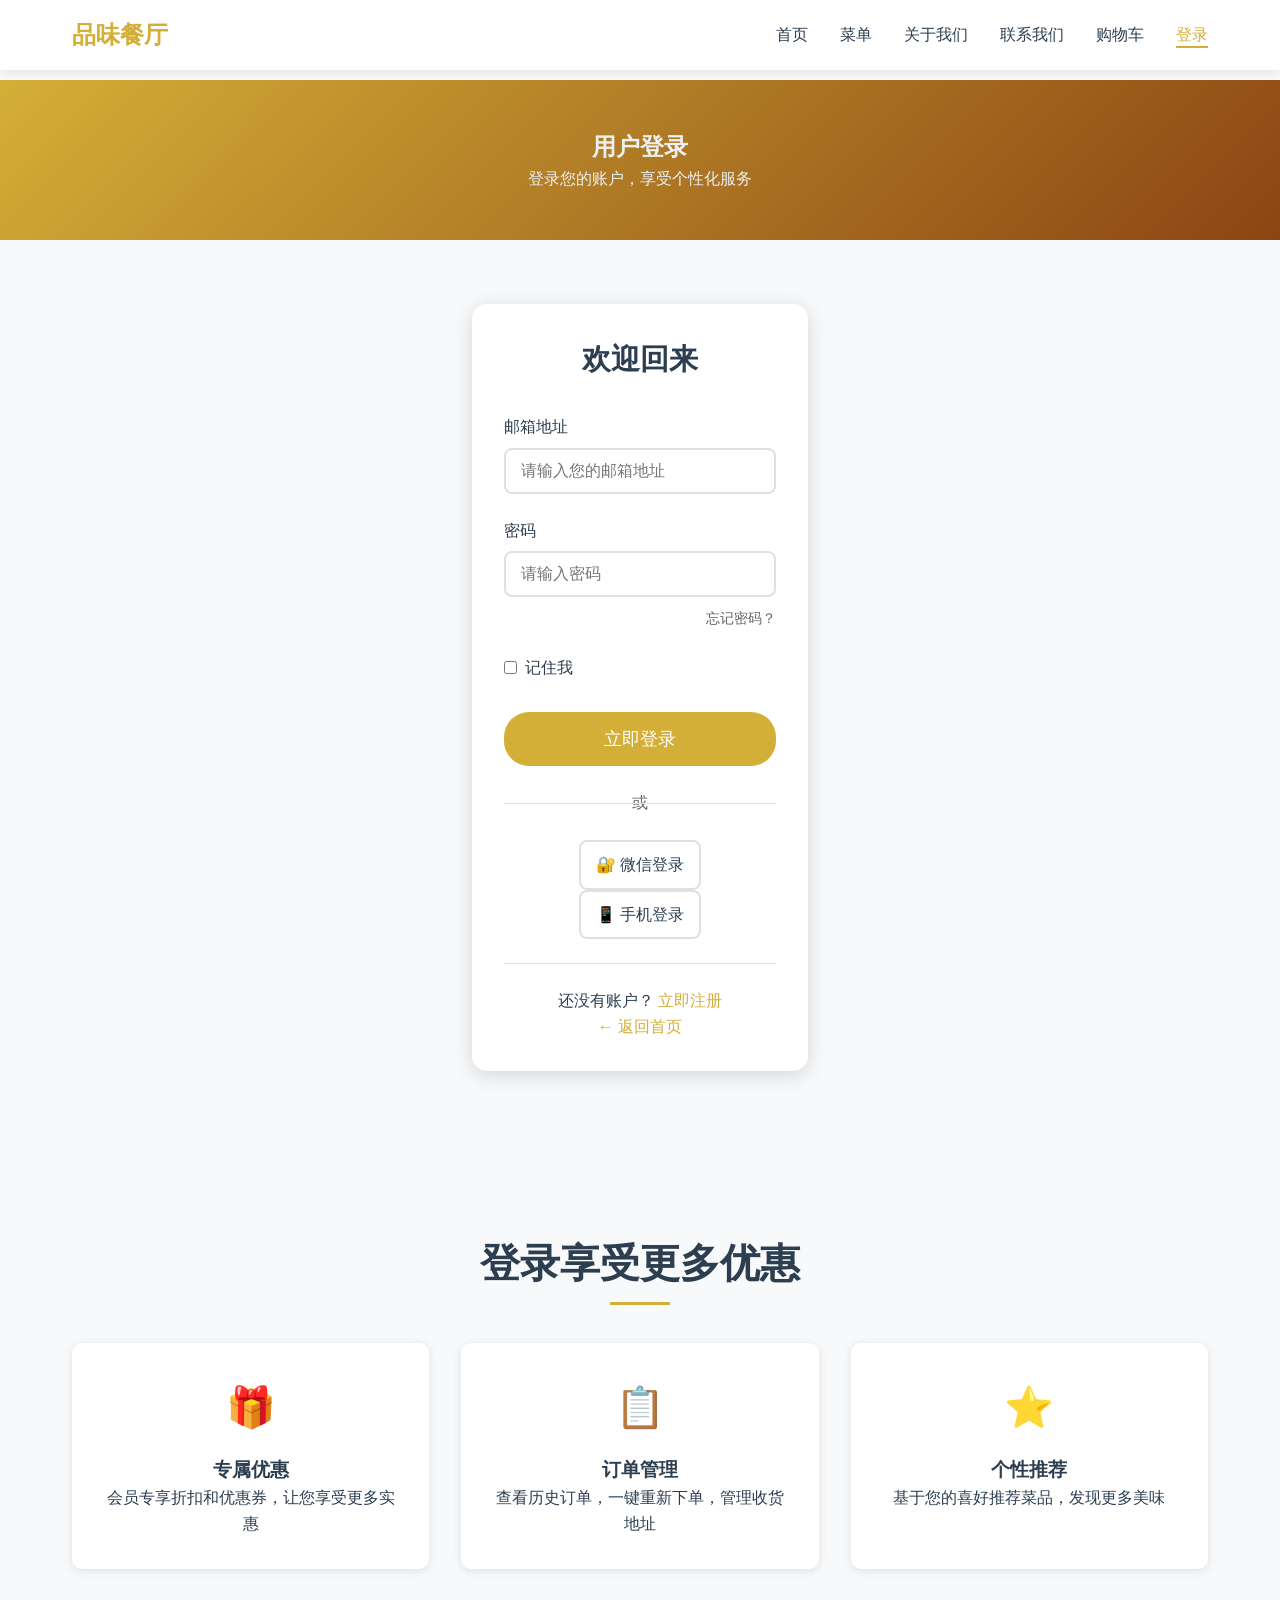
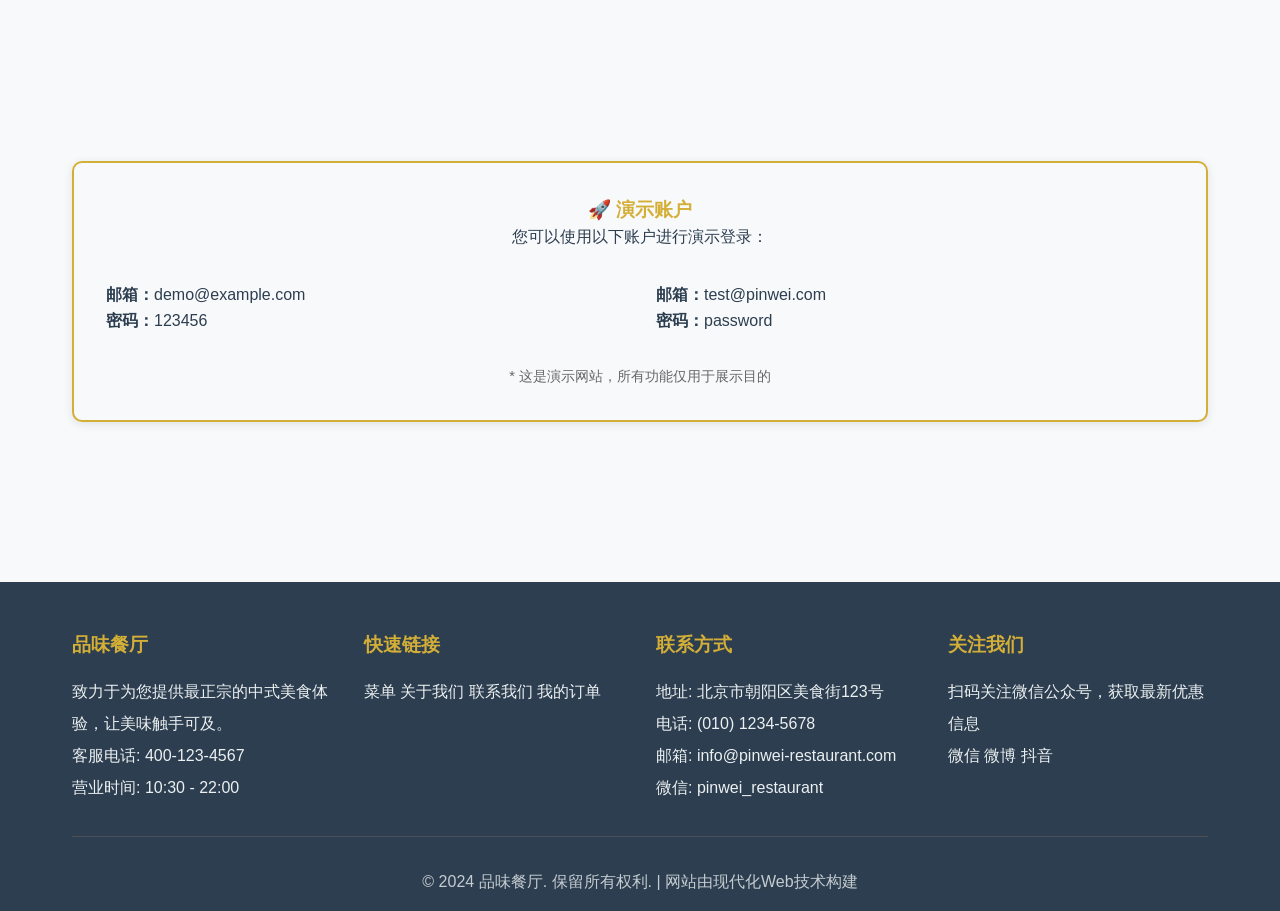
<file: login.html>
<!DOCTYPE html>
<html lang="zh-CN">
<head>
    <meta charset="UTF-8">
    <meta name="viewport" content="width=device-width, initial-scale=1.0">
    <meta name="description" content="用户登录 - 品味餐厅">
    <meta name="keywords" content="登录, 用户账户, 在线订餐">
    <title>用户登录 - 品味餐厅</title>
    <link rel="stylesheet" href="css/style.css">
    <style>
        .auth-container {
            max-width: 400px;
            margin: 0 auto;
            padding: 2rem;
        }
        
        .auth-header {
            background: linear-gradient(135deg, var(--primary-color), var(--secondary-color));
            color: var(--text-light);
            padding: 3rem 0;
            text-align: center;
        }
        
        .auth-form {
            background: white;
            padding: 2rem;
            border-radius: 15px;
            box-shadow: var(--shadow-hover);
            margin-top: -2rem;
            position: relative;
            z-index: 10;
        }
        
        .form-title {
            text-align: center;
            color: var(--text-dark);
            margin-bottom: 2rem;
            font-size: 1.8rem;
        }
        
        .form-group {
            margin-bottom: 1.5rem;
        }
        
        .form-label {
            display: block;
            margin-bottom: 0.5rem;
            font-weight: 500;
            color: var(--text-dark);
        }
        
        .form-input {
            width: 100%;
            padding: 12px 15px;
            border: 2px solid var(--border-color);
            border-radius: 8px;
            font-size: 1rem;
            transition: all 0.3s ease;
            background: white;
        }
        
        .form-input:focus {
            outline: none;
            border-color: var(--primary-color);
            box-shadow: 0 0 0 3px rgba(212, 175, 55, 0.1);
        }
        
        .form-input.error {
            border-color: var(--danger-color);
        }
        
        .submit-btn {
            width: 100%;
            padding: 15px;
            background: var(--primary-color);
            color: white;
            border: none;
            border-radius: 25px;
            font-size: 1.1rem;
            font-weight: 500;
            cursor: pointer;
            transition: all 0.3s ease;
            margin-top: 1rem;
        }
        
        .submit-btn:hover {
            background: var(--secondary-color);
            transform: translateY(-2px);
            box-shadow: var(--shadow-hover);
        }
        
        .submit-btn:disabled {
            background: #ccc;
            cursor: not-allowed;
            transform: none;
        }
        
        .auth-links {
            text-align: center;
            margin-top: 1.5rem;
            padding-top: 1.5rem;
            border-top: 1px solid var(--border-color);
        }
        
        .auth-links a {
            color: var(--primary-color);
            text-decoration: none;
            font-weight: 500;
        }
        
        .auth-links a:hover {
            color: var(--secondary-color);
            text-decoration: underline;
        }
        
        .forgot-password {
            text-align: right;
            margin-top: 0.5rem;
        }
        
        .forgot-password a {
            color: #666;
            text-decoration: none;
            font-size: 0.9rem;
        }
        
        .forgot-password a:hover {
            color: var(--primary-color);
            text-decoration: underline;
        }
        
        .social-login {
            margin: 1.5rem 0;
            text-align: center;
        }
        
        .social-btn {
            display: inline-block;
            width: 45%;
            padding: 10px;
            margin: 0 2.5%;
            border: 2px solid var(--border-color);
            border-radius: 8px;
            text-decoration: none;
            color: var(--text-dark);
            transition: all 0.3s ease;
            background: white;
        }
        
        .social-btn:hover {
            border-color: var(--primary-color);
            background: var(--background-light);
        }
        
        .divider {
            text-align: center;
            margin: 1.5rem 0;
            position: relative;
            color: #666;
        }
        
        .divider::before {
            content: '';
            position: absolute;
            top: 50%;
            left: 0;
            right: 0;
            height: 1px;
            background: var(--border-color);
        }
        
        .divider span {
            background: white;
            padding: 0 1rem;
        }
        
        .remember-me {
            display: flex;
            align-items: center;
            gap: 0.5rem;
            margin: 1rem 0;
        }
        
        .checkbox {
            width: auto;
        }
        
        @media (max-width: 768px) {
            .auth-container {
                padding: 1rem;
            }
            
            .social-btn {
                width: 100%;
                margin: 0.5rem 0;
            }
        }
        
        .notification {
            position: fixed;
            top: 100px;
            right: 20px;
            padding: 1rem 1.5rem;
            border-radius: 8px;
            color: white;
            font-weight: 500;
            z-index: 1000;
            opacity: 0;
            transform: translateX(100%);
            transition: all 0.3s ease;
        }
        
        .notification.show {
            opacity: 1;
            transform: translateX(0);
        }
        
        .notification-success {
            background: var(--success-color);
        }
        
        .notification-error {
            background: var(--danger-color);
        }
        
        .notification-warning {
            background: var(--warning-color);
        }
    </style>
</head>
<body>
    <!-- Navigation -->
    <nav class="navbar">
        <div class="nav-container">
            <a href="index.html" class="logo">品味餐厅</a>
            <ul class="nav-menu">
                <li><a href="index.html" class="nav-link">首页</a></li>
                <li><a href="menu.html" class="nav-link">菜单</a></li>
                <li><a href="about.html" class="nav-link">关于我们</a></li>
                <li><a href="contact.html" class="nav-link">联系我们</a></li>
                <li><a href="cart.html" class="nav-link">购物车 <span class="cart-count">0</span></a></li>
                <li><a href="login.html" class="nav-link active">登录</a></li>
            </ul>
            <button class="hamburger">
                <span></span>
                <span></span>
                <span></span>
            </button>
        </div>
    </nav>

    <!-- Main Content -->
    <main class="main-content">
        <!-- Auth Header -->
        <section class="auth-header">
            <div class="container">
                <h1>用户登录</h1>
                <p>登录您的账户，享受个性化服务</p>
            </div>
        </section>

        <!-- Login Form -->
        <section class="section">
            <div class="auth-container">
                <form class="auth-form login-form">
                    <h2 class="form-title">欢迎回来</h2>
                    
                    <div class="form-group">
                        <label for="email" class="form-label">邮箱地址</label>
                        <input type="email" id="email" name="email" class="form-input" 
                               placeholder="请输入您的邮箱地址" required>
                    </div>
                    
                    <div class="form-group">
                        <label for="password" class="form-label">密码</label>
                        <input type="password" id="password" name="password" class="form-input" 
                               placeholder="请输入密码" required>
                        <div class="forgot-password">
                            <a href="#" onclick="showForgotPassword()">忘记密码？</a>
                        </div>
                    </div>
                    
                    <div class="remember-me">
                        <input type="checkbox" id="remember" name="remember" class="checkbox">
                        <label for="remember">记住我</label>
                    </div>
                    
                    <button type="submit" class="submit-btn">立即登录</button>
                    
                    <div class="divider">
                        <span>或</span>
                    </div>
                    
                    <div class="social-login">
                        <a href="#" class="social-btn" onclick="socialLogin('wechat')">
                            <span>🔐</span> 微信登录
                        </a>
                        <a href="#" class="social-btn" onclick="socialLogin('phone')">
                            <span>📱</span> 手机登录
                        </a>
                    </div>
                    
                    <div class="auth-links">
                        <p>还没有账户？ <a href="register.html">立即注册</a></p>
                        <p><a href="index.html">← 返回首页</a></p>
                    </div>
                </form>
            </div>
        </section>

        <!-- Login Benefits -->
        <section class="section" style="background: var(--background-light);">
            <div class="container">
                <h2 class="section-title">登录享受更多优惠</h2>
                <div class="grid grid-3">
                    <div class="card text-center">
                        <div style="font-size: 2.5rem; margin-bottom: 1rem;">🎁</div>
                        <h3>专属优惠</h3>
                        <p>会员专享折扣和优惠券，让您享受更多实惠</p>
                    </div>
                    <div class="card text-center">
                        <div style="font-size: 2.5rem; margin-bottom: 1rem;">📋</div>
                        <h3>订单管理</h3>
                        <p>查看历史订单，一键重新下单，管理收货地址</p>
                    </div>
                    <div class="card text-center">
                        <div style="font-size: 2.5rem; margin-bottom: 1rem;">⭐</div>
                        <h3>个性推荐</h3>
                        <p>基于您的喜好推荐菜品，发现更多美味</p>
                    </div>
                </div>
            </div>
        </section>

        <!-- Demo Account Info -->
        <section class="section">
            <div class="container">
                <div class="card" style="background: var(--background-light); border: 2px solid var(--primary-color);">
                    <h3 style="color: var(--primary-color); text-align: center;">🚀 演示账户</h3>
                    <p style="text-align: center; margin-bottom: 1.5rem;">您可以使用以下账户进行演示登录：</p>
                    <div class="grid grid-2">
                        <div>
                            <p><strong>邮箱：</strong>demo@example.com</p>
                            <p><strong>密码：</strong>123456</p>
                        </div>
                        <div>
                            <p><strong>邮箱：</strong>test@pinwei.com</p>
                            <p><strong>密码：</strong>password</p>
                        </div>
                    </div>
                    <p style="text-align: center; margin-top: 1rem; color: #666; font-size: 0.9rem;">
                        * 这是演示网站，所有功能仅用于展示目的
                    </p>
                </div>
            </div>
        </section>
    </main>

    <!-- Footer -->
    <footer class="footer">
        <div class="container">
            <div class="footer-content">
                <div class="footer-section">
                    <h3>品味餐厅</h3>
                    <p>致力于为您提供最正宗的中式美食体验，让美味触手可及。</p>
                    <p>客服电话: 400-123-4567</p>
                    <p>营业时间: 10:30 - 22:00</p>
                </div>
                <div class="footer-section">
                    <h3>快速链接</h3>
                    <a href="menu.html">菜单</a>
                    <a href="about.html">关于我们</a>
                    <a href="contact.html">联系我们</a>
                    <a href="orders.html">我的订单</a>
                </div>
                <div class="footer-section">
                    <h3>联系方式</h3>
                    <p>地址: 北京市朝阳区美食街123号</p>
                    <p>电话: (010) 1234-5678</p>
                    <p>邮箱: info@pinwei-restaurant.com</p>
                    <p>微信: pinwei_restaurant</p>
                </div>
                <div class="footer-section">
                    <h3>关注我们</h3>
                    <p>扫码关注微信公众号，获取最新优惠信息</p>
                    <div class="social-links">
                        <a href="#">微信</a>
                        <a href="#">微博</a>
                        <a href="#">抖音</a>
                    </div>
                </div>
            </div>
            <div class="footer-bottom">
                <p>&copy; 2024 品味餐厅. 保留所有权利. | 网站由现代化Web技术构建</p>
            </div>
        </div>
    </footer>

    <!-- JavaScript -->
    <script src="js/main.js"></script>
    <script>
        function showForgotPassword() {
            app.showNotification('请联系客服重置密码：400-123-4567', 'info');
        }
        
        function socialLogin(type) {
            const messages = {
                'wechat': '微信登录功能开发中，敬请期待',
                'phone': '手机验证码登录功能开发中，敬请期待'
            };
            app.showNotification(messages[type], 'info');
        }
        
        // Check for redirect parameter
        const urlParams = new URLSearchParams(window.location.search);
        const redirectUrl = urlParams.get('redirect');
        if (redirectUrl) {
            localStorage.setItem('loginRedirect', redirectUrl);
        }
        
        // Override the login success redirect
        document.addEventListener('DOMContentLoaded', function() {
            const originalHandleLogin = app.handleLogin;
            app.handleLogin = function(form) {
                const formData = new FormData(form);
                const email = formData.get('email');
                const password = formData.get('password');
                
                // Simple validation (in a real app, this would be server-side)
                if (email && password) {
                    const user = { email, loggedIn: true, loginTime: new Date().toISOString() };
                    localStorage.setItem('user', JSON.stringify(user));
                    app.showNotification('登录成功！', 'success');
                    
                    setTimeout(() => {
                        const redirect = localStorage.getItem('loginRedirect');
                        if (redirect) {
                            localStorage.removeItem('loginRedirect');
                            window.location.href = redirect;
                        } else {
                            window.location.href = 'index.html';
                        }
                    }, 1000);
                } else {
                    app.showNotification('请填写所有字段', 'error');
                }
            };
        });
    </script>
</body>
</html>
</file>
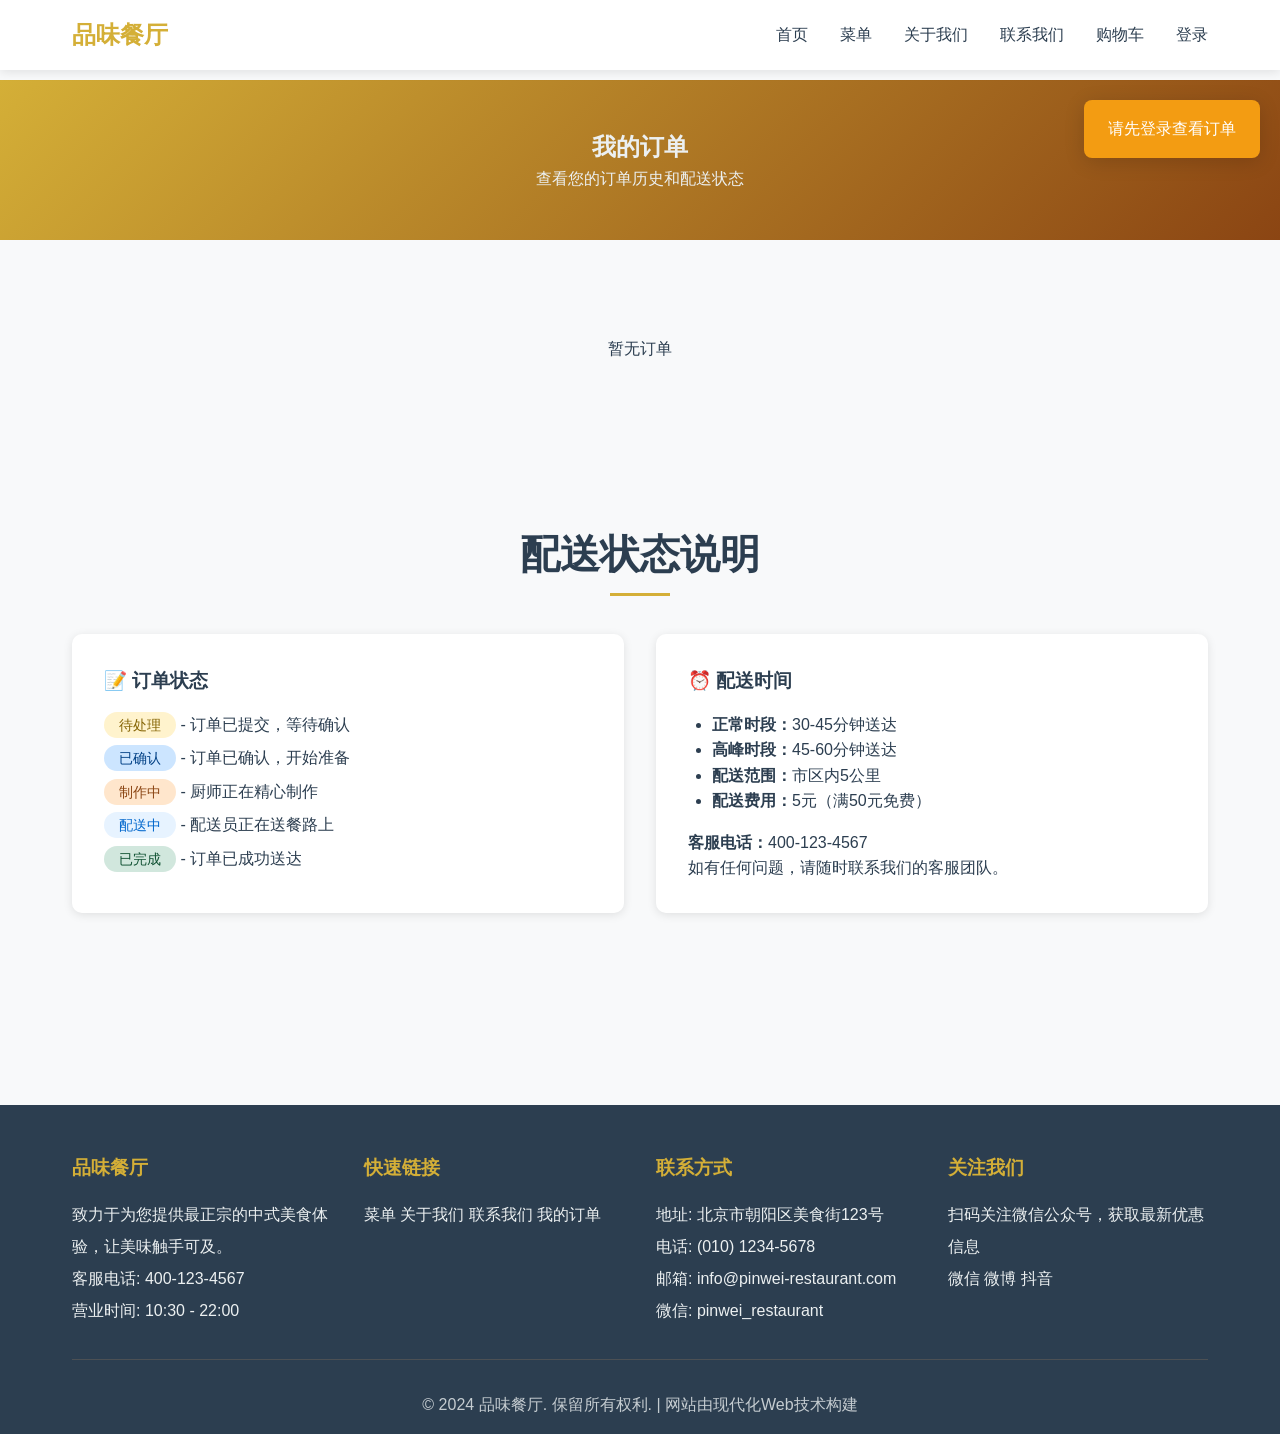
<file: orders.html>
<!DOCTYPE html>
<html lang="zh-CN">
<head>
    <meta charset="UTF-8">
    <meta name="viewport" content="width=device-width, initial-scale=1.0">
    <meta name="description" content="我的订单 - 品味餐厅订单管理">
    <meta name="keywords" content="订单, 订单历史, 订单跟踪, 配送状态">
    <title>我的订单 - 品味餐厅</title>
    <link rel="stylesheet" href="css/style.css">
    <style>
        .orders-container {
            max-width: 900px;
            margin: 0 auto;
            padding: 2rem;
        }
        
        .orders-header {
            background: linear-gradient(135deg, var(--primary-color), var(--secondary-color));
            color: var(--text-light);
            padding: 3rem 0;
            text-align: center;
        }
        
        .order-item {
            background: white;
            border-radius: 10px;
            padding: 1.5rem;
            margin-bottom: 1.5rem;
            box-shadow: var(--shadow);
            transition: all 0.3s ease;
        }
        
        .order-item:hover {
            box-shadow: var(--shadow-hover);
        }
        
        .order-header {
            display: flex;
            justify-content: space-between;
            align-items: center;
            margin-bottom: 1rem;
            padding-bottom: 1rem;
            border-bottom: 1px solid var(--border-color);
        }
        
        .order-id {
            font-weight: bold;
            color: var(--text-dark);
            font-size: 1.1rem;
        }
        
        .order-status {
            padding: 5px 15px;
            border-radius: 20px;
            font-size: 0.9rem;
            font-weight: 500;
        }
        
        .status-pending {
            background: #fff3cd;
            color: #856404;
        }
        
        .status-confirmed {
            background: #cce5ff;
            color: #004085;
        }
        
        .status-preparing {
            background: #ffe6cc;
            color: #8b4513;
        }
        
        .status-delivering {
            background: #e7f3ff;
            color: #0066cc;
        }
        
        .status-delivered {
            background: #d1e7dd;
            color: #0f5132;
        }
        
        .status-cancelled {
            background: #f8d7da;
            color: #721c24;
        }
        
        .order-info {
            display: grid;
            grid-template-columns: 1fr 1fr;
            gap: 1rem;
            margin-bottom: 1rem;
        }
        
        .order-items {
            margin: 1rem 0;
        }
        
        .order-item-detail {
            display: flex;
            justify-content: space-between;
            align-items: center;
            padding: 0.5rem 0;
            border-bottom: 1px solid #f0f0f0;
        }
        
        .item-info {
            display: flex;
            align-items: center;
            gap: 1rem;
        }
        
        .item-image {
            width: 40px;
            height: 40px;
            border-radius: 5px;
            object-fit: cover;
        }
        
        .order-total {
            text-align: right;
            font-size: 1.2rem;
            font-weight: bold;
            color: var(--primary-color);
            margin-top: 1rem;
            padding-top: 1rem;
            border-top: 2px solid var(--border-color);
        }
        
        .order-actions {
            display: flex;
            gap: 1rem;
            margin-top: 1rem;
        }
        
        .action-btn {
            padding: 8px 16px;
            border: none;
            border-radius: 20px;
            cursor: pointer;
            font-size: 0.9rem;
            transition: all 0.3s ease;
        }
        
        .btn-reorder {
            background: var(--primary-color);
            color: white;
        }
        
        .btn-reorder:hover {
            background: var(--secondary-color);
        }
        
        .btn-cancel {
            background: var(--danger-color);
            color: white;
        }
        
        .btn-cancel:hover {
            background: #c0392b;
        }
        
        .btn-track {
            background: var(--success-color);
            color: white;
        }
        
        .btn-track:hover {
            background: #219a52;
        }
        
        .empty-orders {
            text-align: center;
            padding: 4rem 2rem;
            color: #666;
        }
        
        .empty-orders-icon {
            font-size: 4rem;
            margin-bottom: 1rem;
        }
        
        .filter-tabs {
            display: flex;
            gap: 1rem;
            margin-bottom: 2rem;
            border-bottom: 2px solid var(--border-color);
        }
        
        .filter-tab {
            padding: 1rem 1.5rem;
            background: none;
            border: none;
            color: #666;
            cursor: pointer;
            transition: all 0.3s ease;
            position: relative;
        }
        
        .filter-tab.active {
            color: var(--primary-color);
            font-weight: 500;
        }
        
        .filter-tab.active::after {
            content: '';
            position: absolute;
            bottom: -2px;
            left: 0;
            right: 0;
            height: 2px;
            background: var(--primary-color);
        }
        
        @media (max-width: 768px) {
            .orders-container {
                padding: 1rem;
            }
            
            .order-header {
                flex-direction: column;
                gap: 1rem;
                text-align: center;
            }
            
            .order-info {
                grid-template-columns: 1fr;
            }
            
            .order-actions {
                flex-direction: column;
            }
            
            .filter-tabs {
                flex-wrap: wrap;
            }
        }
    </style>
</head>
<body>
    <!-- Navigation -->
    <nav class="navbar">
        <div class="nav-container">
            <a href="index.html" class="logo">品味餐厅</a>
            <ul class="nav-menu">
                <li><a href="index.html" class="nav-link">首页</a></li>
                <li><a href="menu.html" class="nav-link">菜单</a></li>
                <li><a href="about.html" class="nav-link">关于我们</a></li>
                <li><a href="contact.html" class="nav-link">联系我们</a></li>
                <li><a href="cart.html" class="nav-link">购物车 <span class="cart-count">0</span></a></li>
                <li><a href="login.html" class="nav-link">登录</a></li>
            </ul>
            <button class="hamburger">
                <span></span>
                <span></span>
                <span></span>
            </button>
        </div>
    </nav>

    <!-- Main Content -->
    <main class="main-content">
        <!-- Orders Header -->
        <section class="orders-header">
            <div class="container">
                <h1>我的订单</h1>
                <p>查看您的订单历史和配送状态</p>
            </div>
        </section>

        <!-- Orders Content -->
        <section class="section">
            <div class="orders-container">
                <!-- Filter Tabs -->
                <div class="filter-tabs">
                    <button class="filter-tab active" onclick="filterOrders('all')">全部订单</button>
                    <button class="filter-tab" onclick="filterOrders('pending')">待处理</button>
                    <button class="filter-tab" onclick="filterOrders('confirmed')">已确认</button>
                    <button class="filter-tab" onclick="filterOrders('delivering')">配送中</button>
                    <button class="filter-tab" onclick="filterOrders('delivered')">已完成</button>
                </div>

                <!-- Orders List -->
                <div class="orders-container">
                    <!-- Orders will be loaded by JavaScript -->
                </div>
            </div>
        </section>

        <!-- Order Tracking Info -->
        <section class="section" style="background: var(--background-light);">
            <div class="container">
                <h2 class="section-title">配送状态说明</h2>
                <div class="grid grid-2">
                    <div class="card">
                        <h3>📝 订单状态</h3>
                        <div style="margin-top: 1rem;">
                            <div style="margin-bottom: 0.5rem;">
                                <span class="order-status status-pending">待处理</span> - 订单已提交，等待确认
                            </div>
                            <div style="margin-bottom: 0.5rem;">
                                <span class="order-status status-confirmed">已确认</span> - 订单已确认，开始准备
                            </div>
                            <div style="margin-bottom: 0.5rem;">
                                <span class="order-status status-preparing">制作中</span> - 厨师正在精心制作
                            </div>
                            <div style="margin-bottom: 0.5rem;">
                                <span class="order-status status-delivering">配送中</span> - 配送员正在送餐路上
                            </div>
                            <div style="margin-bottom: 0.5rem;">
                                <span class="order-status status-delivered">已完成</span> - 订单已成功送达
                            </div>
                        </div>
                    </div>
                    <div class="card">
                        <h3>⏰ 配送时间</h3>
                        <ul style="margin-top: 1rem; padding-left: 1.5rem;">
                            <li><strong>正常时段：</strong>30-45分钟送达</li>
                            <li><strong>高峰时段：</strong>45-60分钟送达</li>
                            <li><strong>配送范围：</strong>市区内5公里</li>
                            <li><strong>配送费用：</strong>5元（满50元免费）</li>
                        </ul>
                        <p style="margin-top: 1rem;">
                            <strong>客服电话：</strong>400-123-4567<br>
                            如有任何问题，请随时联系我们的客服团队。
                        </p>
                    </div>
                </div>
            </div>
        </section>
    </main>

    <!-- Footer -->
    <footer class="footer">
        <div class="container">
            <div class="footer-content">
                <div class="footer-section">
                    <h3>品味餐厅</h3>
                    <p>致力于为您提供最正宗的中式美食体验，让美味触手可及。</p>
                    <p>客服电话: 400-123-4567</p>
                    <p>营业时间: 10:30 - 22:00</p>
                </div>
                <div class="footer-section">
                    <h3>快速链接</h3>
                    <a href="menu.html">菜单</a>
                    <a href="about.html">关于我们</a>
                    <a href="contact.html">联系我们</a>
                    <a href="orders.html">我的订单</a>
                </div>
                <div class="footer-section">
                    <h3>联系方式</h3>
                    <p>地址: 北京市朝阳区美食街123号</p>
                    <p>电话: (010) 1234-5678</p>
                    <p>邮箱: info@pinwei-restaurant.com</p>
                    <p>微信: pinwei_restaurant</p>
                </div>
                <div class="footer-section">
                    <h3>关注我们</h3>
                    <p>扫码关注微信公众号，获取最新优惠信息</p>
                    <div class="social-links">
                        <a href="#">微信</a>
                        <a href="#">微博</a>
                        <a href="#">抖音</a>
                    </div>
                </div>
            </div>
            <div class="footer-bottom">
                <p>&copy; 2024 品味餐厅. 保留所有权利. | 网站由现代化Web技术构建</p>
            </div>
        </div>
    </footer>

    <!-- JavaScript -->
    <script src="js/main.js"></script>
    <script>
        function filterOrders(status) {
            // Update active tab
            document.querySelectorAll('.filter-tab').forEach(tab => {
                tab.classList.remove('active');
            });
            event.target.classList.add('active');
            
            // Filter orders (this would be implemented in a real app)
            app.showNotification(`显示${status === 'all' ? '全部' : status}订单`, 'info');
        }
        
        function reorderItems(orderId) {
            const orders = app.getUserOrders();
            const order = orders.find(o => o.id === orderId);
            
            if (order) {
                // Add items to cart
                order.items.forEach(item => {
                    app.addToCart(item.id);
                });
                app.showNotification('商品已添加到购物车', 'success');
                setTimeout(() => {
                    window.location.href = 'cart.html';
                }, 1000);
            }
        }
        
        function cancelOrder(orderId) {
            if (confirm('确定要取消这个订单吗？')) {
                // In a real app, this would call an API
                app.showNotification('订单取消功能开发中', 'info');
            }
        }
        
        function trackOrder(orderId) {
            app.showNotification('订单跟踪功能开发中', 'info');
        }
        
        // Check if user is logged in
        document.addEventListener('DOMContentLoaded', function() {
            const user = JSON.parse(localStorage.getItem('user') || '{}');
            if (!user.loggedIn) {
                app.showNotification('请先登录查看订单', 'warning');
                setTimeout(() => {
                    window.location.href = 'login.html?redirect=orders.html';
                }, 1500);
                return;
            }
            
            // Override display orders to include action buttons
            const originalDisplayUserOrders = app.displayUserOrders;
            app.displayUserOrders = function() {
                const ordersContainer = document.querySelector('.orders-container');
                if (!ordersContainer) return;

                const orders = this.getUserOrders();
                
                if (orders.length === 0) {
                    ordersContainer.innerHTML = `
                        <div class="empty-orders">
                            <div class="empty-orders-icon">📦</div>
                            <h3>暂无订单</h3>
                            <p>您还没有任何订单，快去菜单页面看看吧！</p>
                            <a href="menu.html" class="btn">立即点餐</a>
                        </div>
                    `;
                    return;
                }

                ordersContainer.innerHTML = orders.map(order => `
                    <div class="order-item">
                        <div class="order-header">
                            <div class="order-id">订单 #${order.id}</div>
                            <div class="order-status status-${order.status.toLowerCase().replace(/\s+/g, '-')}">
                                ${order.status}
                            </div>
                        </div>
                        <div class="order-info">
                            <div>
                                <strong>下单时间：</strong> ${new Date(order.date).toLocaleString()}
                            </div>
                            <div>
                                <strong>配送地址：</strong> ${order.address || '使用默认地址'}
                            </div>
                        </div>
                        <div class="order-items">
                            ${order.items.map(item => `
                                <div class="order-item-detail">
                                    <div class="item-info">
                                        <img src="${item.image}" alt="${item.name}" class="item-image" 
                                             onerror="this.src='data:image/svg+xml,<svg xmlns=\\"http://www.w3.org/2000/svg\\" viewBox=\\"0 0 40 40\\"><rect fill=\\"%23f0f0f0\\" width=\\"40\\" height=\\"40\\"/><text x=\\"50%\\" y=\\"50%\\" font-size=\\"8\\" text-anchor=\\"middle\\" dy=\\".3em\\" fill=\\"%23999\\">菜品</text></svg>'">
                                        <div>
                                            <div>${item.name}</div>
                                            <div style="color: #666; font-size: 0.9rem;">数量: ${item.quantity}</div>
                                        </div>
                                    </div>
                                    <div>¥${(item.price * item.quantity).toFixed(2)}</div>
                                </div>
                            `).join('')}
                        </div>
                        <div class="order-total">
                            总计: ¥${order.total.toFixed(2)}
                        </div>
                        <div class="order-actions">
                            <button class="action-btn btn-reorder" onclick="reorderItems('${order.id}')">
                                再次下单
                            </button>
                            ${order.status === '已下单' || order.status === '待处理' ? 
                                `<button class="action-btn btn-cancel" onclick="cancelOrder('${order.id}')">取消订单</button>` : 
                                ''}
                            ${order.status === '配送中' ? 
                                `<button class="action-btn btn-track" onclick="trackOrder('${order.id}')">跟踪订单</button>` : 
                                ''}
                        </div>
                    </div>
                `).join('');
            };
        });
    </script>
</body>
</html>
</file>
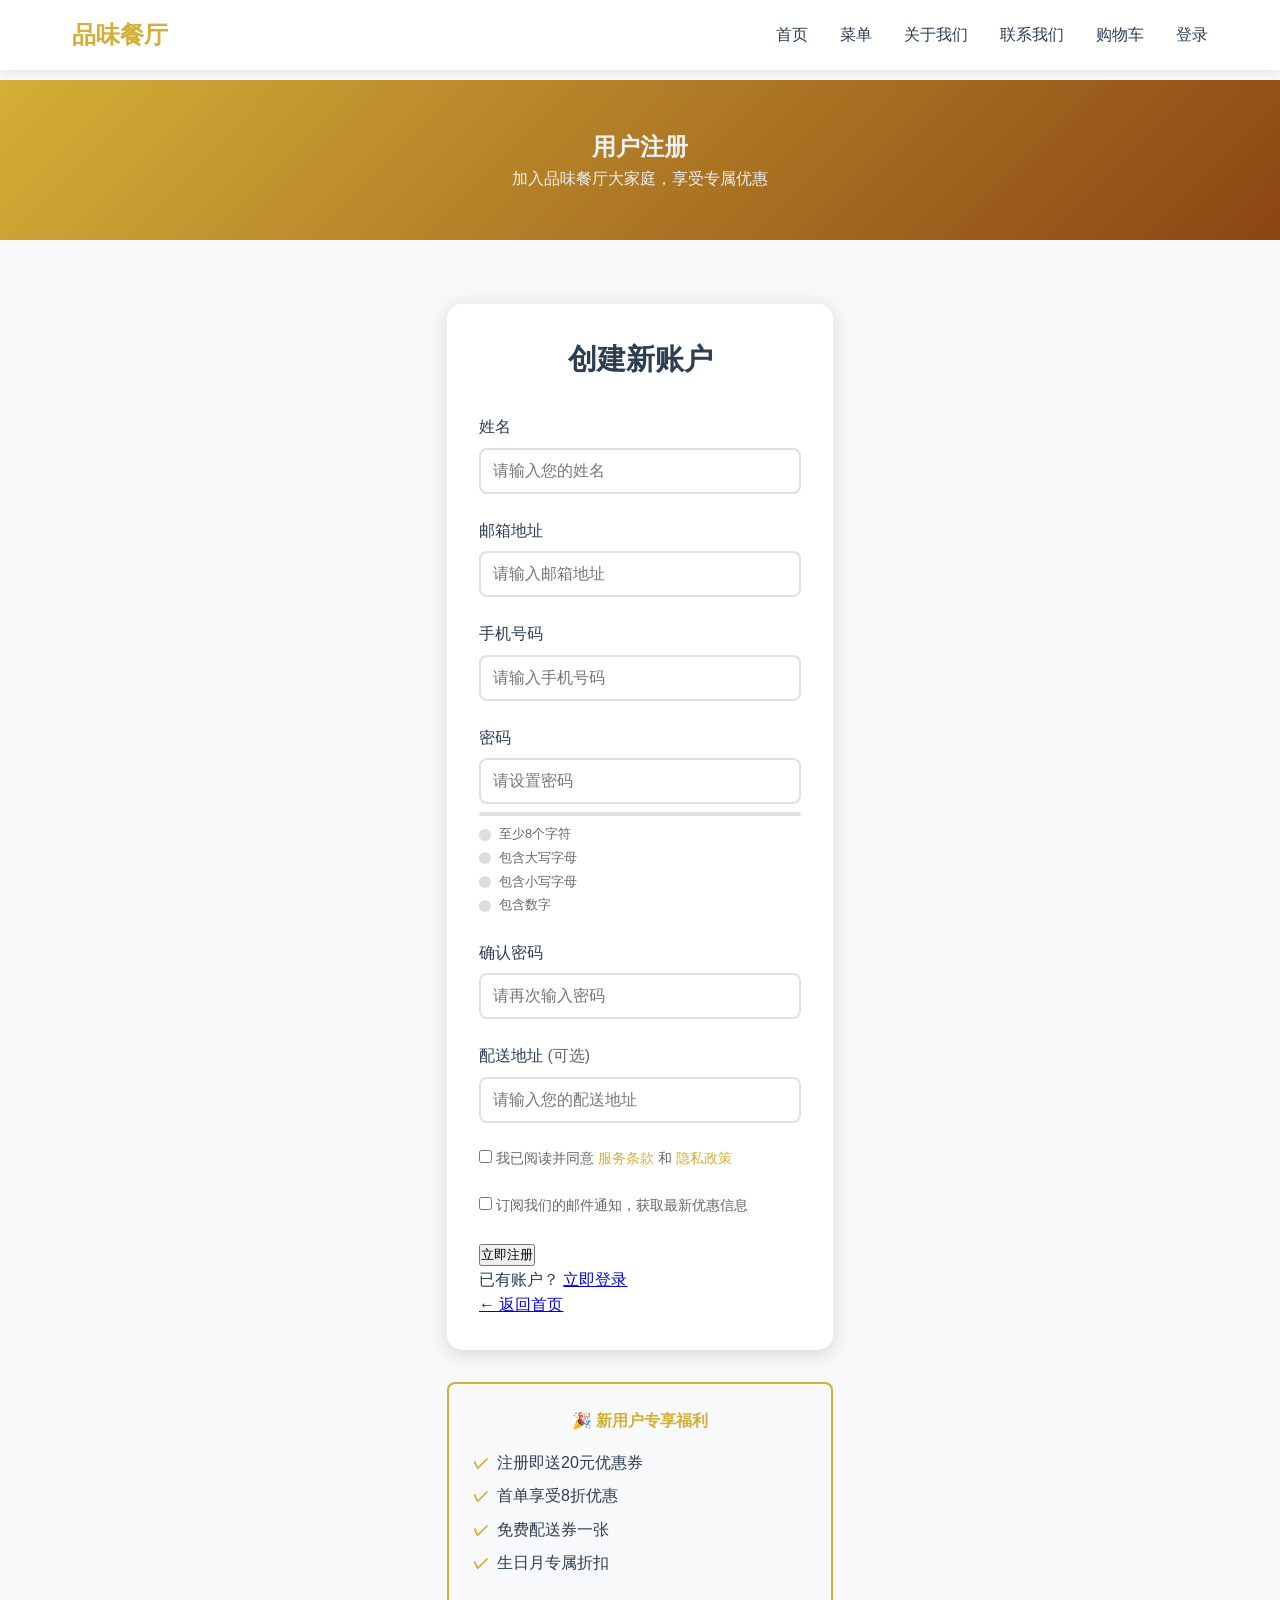
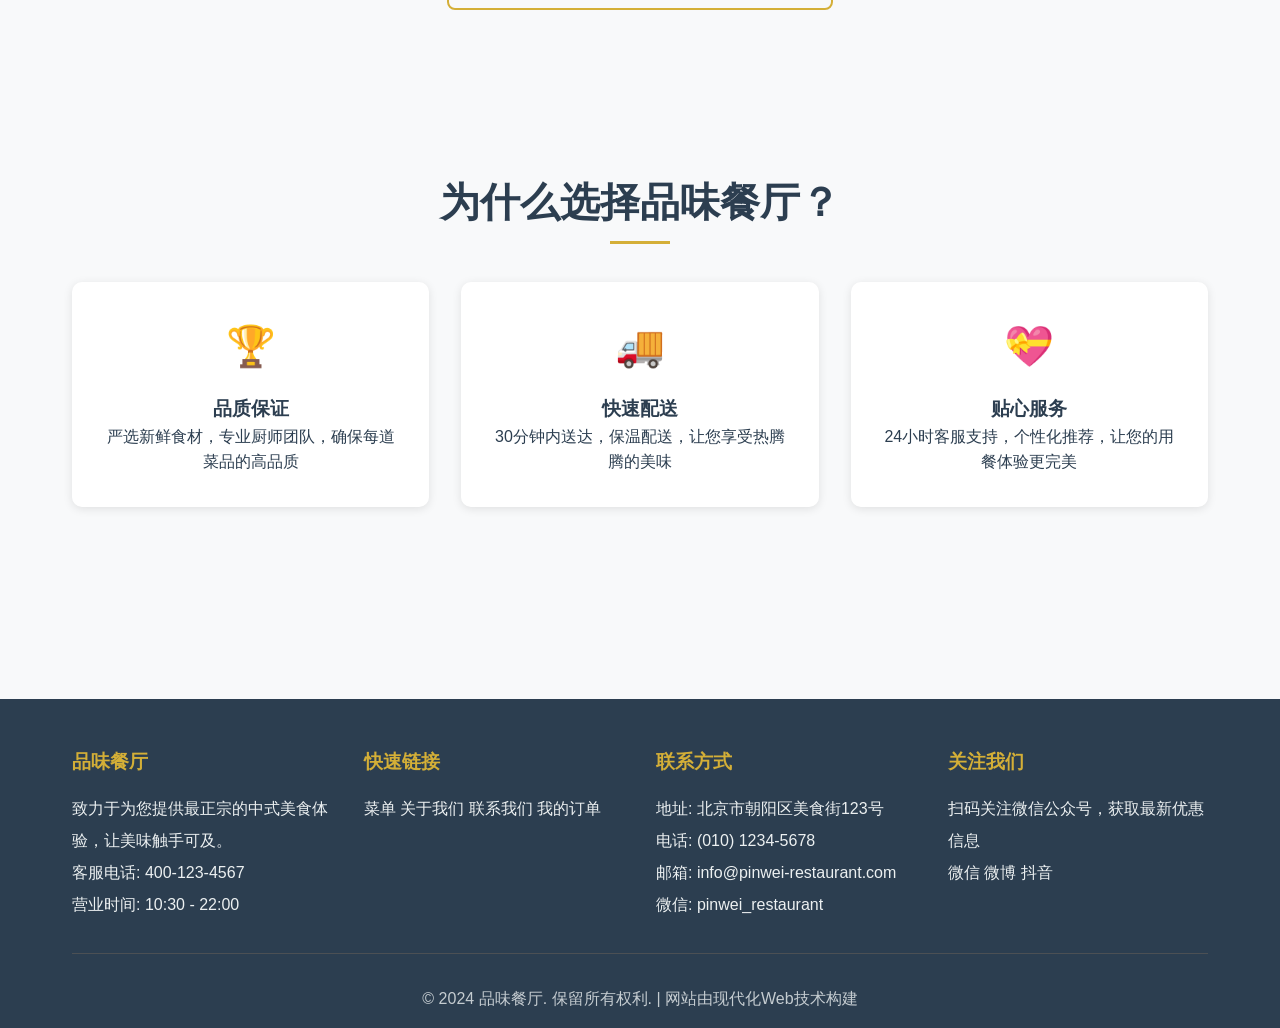
<file: register.html>
<!DOCTYPE html>
<html lang="zh-CN">
<head>
    <meta charset="UTF-8">
    <meta name="viewport" content="width=device-width, initial-scale=1.0">
    <meta name="description" content="用户注册 - 品味餐厅">
    <meta name="keywords" content="注册, 新用户, 账户创建, 在线订餐">
    <title>用户注册 - 品味餐厅</title>
    <link rel="stylesheet" href="css/style.css">
    <style>
        .auth-container {
            max-width: 450px;
            margin: 0 auto;
            padding: 2rem;
        }
        
        .auth-header {
            background: linear-gradient(135deg, var(--primary-color), var(--secondary-color));
            color: var(--text-light);
            padding: 3rem 0;
            text-align: center;
        }
        
        .auth-form {
            background: white;
            padding: 2rem;
            border-radius: 15px;
            box-shadow: var(--shadow-hover);
            margin-top: -2rem;
            position: relative;
            z-index: 10;
        }
        
        .form-title {
            text-align: center;
            color: var(--text-dark);
            margin-bottom: 2rem;
            font-size: 1.8rem;
        }
        
        .password-strength {
            margin-top: 0.5rem;
            height: 4px;
            background: #e0e0e0;
            border-radius: 2px;
            overflow: hidden;
        }
        
        .password-strength-bar {
            height: 100%;
            width: 0%;
            background: var(--danger-color);
            transition: all 0.3s ease;
        }
        
        .password-strength-weak {
            background: var(--danger-color);
            width: 33%;
        }
        
        .password-strength-medium {
            background: var(--warning-color);
            width: 66%;
        }
        
        .password-strength-strong {
            background: var(--success-color);
            width: 100%;
        }
        
        .password-requirements {
            margin-top: 0.5rem;
            font-size: 0.8rem;
            color: #666;
        }
        
        .requirement {
            display: flex;
            align-items: center;
            gap: 0.5rem;
            margin: 0.2rem 0;
        }
        
        .requirement.met {
            color: var(--success-color);
        }
        
        .requirement .icon {
            width: 12px;
            height: 12px;
            border-radius: 50%;
            background: #ddd;
        }
        
        .requirement.met .icon {
            background: var(--success-color);
        }
        
        .terms-agreement {
            margin: 1.5rem 0;
            font-size: 0.9rem;
            color: #666;
        }
        
        .terms-agreement a {
            color: var(--primary-color);
            text-decoration: none;
        }
        
        .terms-agreement a:hover {
            text-decoration: underline;
        }
        
        .welcome-benefits {
            background: var(--background-light);
            padding: 1.5rem;
            border-radius: 8px;
            margin-top: 2rem;
            border: 2px solid var(--primary-color);
        }
        
        .welcome-benefits h4 {
            color: var(--primary-color);
            margin-bottom: 1rem;
            text-align: center;
        }
        
        .benefit-item {
            display: flex;
            align-items: center;
            gap: 0.5rem;
            margin: 0.5rem 0;
        }
        
        .benefit-icon {
            color: var(--primary-color);
            font-weight: bold;
        }
    </style>
</head>
<body>
    <!-- Navigation -->
    <nav class="navbar">
        <div class="nav-container">
            <a href="index.html" class="logo">品味餐厅</a>
            <ul class="nav-menu">
                <li><a href="index.html" class="nav-link">首页</a></li>
                <li><a href="menu.html" class="nav-link">菜单</a></li>
                <li><a href="about.html" class="nav-link">关于我们</a></li>
                <li><a href="contact.html" class="nav-link">联系我们</a></li>
                <li><a href="cart.html" class="nav-link">购物车 <span class="cart-count">0</span></a></li>
                <li><a href="login.html" class="nav-link">登录</a></li>
            </ul>
            <button class="hamburger">
                <span></span>
                <span></span>
                <span></span>
            </button>
        </div>
    </nav>

    <!-- Main Content -->
    <main class="main-content">
        <!-- Auth Header -->
        <section class="auth-header">
            <div class="container">
                <h1>用户注册</h1>
                <p>加入品味餐厅大家庭，享受专属优惠</p>
            </div>
        </section>

        <!-- Register Form -->
        <section class="section">
            <div class="auth-container">
                <form class="auth-form register-form">
                    <h2 class="form-title">创建新账户</h2>
                    
                    <div class="form-group">
                        <label for="fullName" class="form-label">姓名</label>
                        <input type="text" id="fullName" name="fullName" class="form-input" 
                               placeholder="请输入您的姓名" required>
                    </div>
                    
                    <div class="form-group">
                        <label for="email" class="form-label">邮箱地址</label>
                        <input type="email" id="email" name="email" class="form-input" 
                               placeholder="请输入邮箱地址" required>
                    </div>
                    
                    <div class="form-group">
                        <label for="phone" class="form-label">手机号码</label>
                        <input type="tel" id="phone" name="phone" class="form-input" 
                               placeholder="请输入手机号码" required>
                    </div>
                    
                    <div class="form-group">
                        <label for="password" class="form-label">密码</label>
                        <input type="password" id="password" name="password" class="form-input" 
                               placeholder="请设置密码" required onkeyup="checkPasswordStrength(this.value)">
                        <div class="password-strength">
                            <div class="password-strength-bar" id="strengthBar"></div>
                        </div>
                        <div class="password-requirements">
                            <div class="requirement" id="length">
                                <span class="icon"></span>
                                <span>至少8个字符</span>
                            </div>
                            <div class="requirement" id="uppercase">
                                <span class="icon"></span>
                                <span>包含大写字母</span>
                            </div>
                            <div class="requirement" id="lowercase">
                                <span class="icon"></span>
                                <span>包含小写字母</span>
                            </div>
                            <div class="requirement" id="number">
                                <span class="icon"></span>
                                <span>包含数字</span>
                            </div>
                        </div>
                    </div>
                    
                    <div class="form-group">
                        <label for="confirmPassword" class="form-label">确认密码</label>
                        <input type="password" id="confirmPassword" name="confirmPassword" class="form-input" 
                               placeholder="请再次输入密码" required>
                    </div>
                    
                    <div class="form-group">
                        <label for="address" class="form-label">配送地址 <span style="color: #666;">(可选)</span></label>
                        <input type="text" id="address" name="address" class="form-input" 
                               placeholder="请输入您的配送地址">
                    </div>
                    
                    <div class="terms-agreement">
                        <label>
                            <input type="checkbox" id="agreeTerms" name="agreeTerms" required>
                            我已阅读并同意 <a href="#" onclick="showTerms()">服务条款</a> 和 <a href="#" onclick="showPrivacy()">隐私政策</a>
                        </label>
                    </div>
                    
                    <div class="terms-agreement">
                        <label>
                            <input type="checkbox" id="newsletter" name="newsletter">
                            订阅我们的邮件通知，获取最新优惠信息
                        </label>
                    </div>
                    
                    <button type="submit" class="submit-btn">立即注册</button>
                    
                    <div class="auth-links">
                        <p>已有账户？ <a href="login.html">立即登录</a></p>
                        <p><a href="index.html">← 返回首页</a></p>
                    </div>
                </form>
                
                <!-- Welcome Benefits -->
                <div class="welcome-benefits">
                    <h4>🎉 新用户专享福利</h4>
                    <div class="benefit-item">
                        <span class="benefit-icon">✓</span>
                        <span>注册即送20元优惠券</span>
                    </div>
                    <div class="benefit-item">
                        <span class="benefit-icon">✓</span>
                        <span>首单享受8折优惠</span>
                    </div>
                    <div class="benefit-item">
                        <span class="benefit-icon">✓</span>
                        <span>免费配送券一张</span>
                    </div>
                    <div class="benefit-item">
                        <span class="benefit-icon">✓</span>
                        <span>生日月专属折扣</span>
                    </div>
                </div>
            </div>
        </section>

        <!-- Why Choose Us -->
        <section class="section" style="background: var(--background-light);">
            <div class="container">
                <h2 class="section-title">为什么选择品味餐厅？</h2>
                <div class="grid grid-3">
                    <div class="card text-center">
                        <div style="font-size: 2.5rem; margin-bottom: 1rem;">🏆</div>
                        <h3>品质保证</h3>
                        <p>严选新鲜食材，专业厨师团队，确保每道菜品的高品质</p>
                    </div>
                    <div class="card text-center">
                        <div style="font-size: 2.5rem; margin-bottom: 1rem;">🚚</div>
                        <h3>快速配送</h3>
                        <p>30分钟内送达，保温配送，让您享受热腾腾的美味</p>
                    </div>
                    <div class="card text-center">
                        <div style="font-size: 2.5rem; margin-bottom: 1rem;">💝</div>
                        <h3>贴心服务</h3>
                        <p>24小时客服支持，个性化推荐，让您的用餐体验更完美</p>
                    </div>
                </div>
            </div>
        </section>
    </main>

    <!-- Footer -->
    <footer class="footer">
        <div class="container">
            <div class="footer-content">
                <div class="footer-section">
                    <h3>品味餐厅</h3>
                    <p>致力于为您提供最正宗的中式美食体验，让美味触手可及。</p>
                    <p>客服电话: 400-123-4567</p>
                    <p>营业时间: 10:30 - 22:00</p>
                </div>
                <div class="footer-section">
                    <h3>快速链接</h3>
                    <a href="menu.html">菜单</a>
                    <a href="about.html">关于我们</a>
                    <a href="contact.html">联系我们</a>
                    <a href="orders.html">我的订单</a>
                </div>
                <div class="footer-section">
                    <h3>联系方式</h3>
                    <p>地址: 北京市朝阳区美食街123号</p>
                    <p>电话: (010) 1234-5678</p>
                    <p>邮箱: info@pinwei-restaurant.com</p>
                    <p>微信: pinwei_restaurant</p>
                </div>
                <div class="footer-section">
                    <h3>关注我们</h3>
                    <p>扫码关注微信公众号，获取最新优惠信息</p>
                    <div class="social-links">
                        <a href="#">微信</a>
                        <a href="#">微博</a>
                        <a href="#">抖音</a>
                    </div>
                </div>
            </div>
            <div class="footer-bottom">
                <p>&copy; 2024 品味餐厅. 保留所有权利. | 网站由现代化Web技术构建</p>
            </div>
        </div>
    </footer>

    <!-- JavaScript -->
    <script src="js/main.js"></script>
    <script>
        function checkPasswordStrength(password) {
            const strengthBar = document.getElementById('strengthBar');
            const requirements = {
                length: password.length >= 8,
                uppercase: /[A-Z]/.test(password),
                lowercase: /[a-z]/.test(password),
                number: /\d/.test(password)
            };
            
            // Update requirement indicators
            Object.keys(requirements).forEach(req => {
                const element = document.getElementById(req);
                if (requirements[req]) {
                    element.classList.add('met');
                } else {
                    element.classList.remove('met');
                }
            });
            
            // Calculate strength
            const metRequirements = Object.values(requirements).filter(Boolean).length;
            
            if (metRequirements <= 1) {
                strengthBar.className = 'password-strength-bar password-strength-weak';
            } else if (metRequirements <= 3) {
                strengthBar.className = 'password-strength-bar password-strength-medium';
            } else {
                strengthBar.className = 'password-strength-bar password-strength-strong';
            }
        }
        
        function showTerms() {
            app.showNotification('服务条款页面开发中', 'info');
        }
        
        function showPrivacy() {
            app.showNotification('隐私政策页面开发中', 'info');
        }
        
        // Enhanced register form validation
        document.addEventListener('DOMContentLoaded', function() {
            const originalHandleRegister = app.handleRegister;
            app.handleRegister = function(form) {
                const formData = new FormData(form);
                const email = formData.get('email');
                const password = formData.get('password');
                const confirmPassword = formData.get('confirmPassword');
                const fullName = formData.get('fullName');
                const phone = formData.get('phone');
                const agreeTerms = formData.get('agreeTerms');
                
                // Validation
                if (!agreeTerms) {
                    app.showNotification('请同意服务条款和隐私政策', 'error');
                    return;
                }
                
                if (password !== confirmPassword) {
                    app.showNotification('密码不匹配', 'error');
                    return;
                }
                
                if (password.length < 8) {
                    app.showNotification('密码至少需要8个字符', 'error');
                    return;
                }
                
                if (!email || !password || !fullName || !phone) {
                    app.showNotification('请填写所有必填字段', 'error');
                    return;
                }
                
                // Create user
                const user = { 
                    email, 
                    fullName, 
                    phone, 
                    address: formData.get('address'),
                    loggedIn: true, 
                    loginTime: new Date().toISOString(),
                    newsletter: formData.get('newsletter')
                };
                
                localStorage.setItem('user', JSON.stringify(user));
                app.showNotification('注册成功！欢迎加入品味餐厅！', 'success');
                
                setTimeout(() => {
                    window.location.href = 'index.html';
                }, 1500);
            };
        });
    </script>
</body>
</html>
</file>
<file: css/style.css>
/* Restaurant Website Styles */
/* Modern, responsive design for restaurant website */

:root {
    --primary-color: #d4af37;
    --secondary-color: #8b4513;
    --accent-color: #ff6b35;
    --text-dark: #2c3e50;
    --text-light: #ecf0f1;
    --background-light: #f8f9fa;
    --background-dark: #2c3e50;
    --border-color: #e0e0e0;
    --success-color: #27ae60;
    --warning-color: #f39c12;
    --danger-color: #e74c3c;
    --shadow: 0 2px 10px rgba(0, 0, 0, 0.1);
    --shadow-hover: 0 4px 20px rgba(0, 0, 0, 0.15);
}

/* Reset and Base Styles */
* {
    margin: 0;
    padding: 0;
    box-sizing: border-box;
}

body {
    font-family: 'Segoe UI', Tahoma, Geneva, Verdana, sans-serif;
    line-height: 1.6;
    color: var(--text-dark);
    background-color: var(--background-light);
}

/* Navigation Styles */
.navbar {
    background: rgba(255, 255, 255, 0.95);
    backdrop-filter: blur(10px);
    position: fixed;
    top: 0;
    width: 100%;
    z-index: 1000;
    padding: 1rem 0;
    transition: all 0.3s ease;
    box-shadow: var(--shadow);
}

.navbar.scrolled {
    padding: 0.5rem 0;
    background: rgba(255, 255, 255, 0.98);
}

.nav-container {
    max-width: 1200px;
    margin: 0 auto;
    padding: 0 2rem;
    display: flex;
    justify-content: space-between;
    align-items: center;
}

.logo {
    font-size: 1.5rem;
    font-weight: bold;
    color: var(--primary-color);
    text-decoration: none;
    transition: color 0.3s ease;
}

.logo:hover {
    color: var(--secondary-color);
}

.nav-menu {
    display: flex;
    list-style: none;
    gap: 2rem;
}

.nav-link {
    text-decoration: none;
    color: var(--text-dark);
    font-weight: 500;
    transition: color 0.3s ease;
    position: relative;
}

.nav-link:hover {
    color: var(--primary-color);
}

.nav-link.active {
    color: var(--primary-color);
}

.nav-link::after {
    content: '';
    position: absolute;
    bottom: -5px;
    left: 0;
    width: 0;
    height: 2px;
    background: var(--primary-color);
    transition: width 0.3s ease;
}

.nav-link:hover::after,
.nav-link.active::after {
    width: 100%;
}

.hamburger {
    display: none;
    flex-direction: column;
    cursor: pointer;
    background: none;
    border: none;
}

.hamburger span {
    width: 25px;
    height: 3px;
    background: var(--text-dark);
    margin: 3px 0;
    transition: all 0.3s ease;
}

/* Container and Layout */
.container {
    max-width: 1200px;
    margin: 0 auto;
    padding: 0 2rem;
}

.main-content {
    margin-top: 80px;
    min-height: calc(100vh - 80px);
}

/* Hero Section */
.hero {
    background: linear-gradient(135deg, rgba(212, 175, 55, 0.9), rgba(139, 69, 19, 0.9)),
                url('data:image/svg+xml,<svg xmlns="http://www.w3.org/2000/svg" viewBox="0 0 1000 600"><rect fill="%23f0f0f0" width="1000" height="600"/><text x="50%" y="50%" font-size="40" text-anchor="middle" dy=".3em" fill="%23999">Restaurant Image</text></svg>');
    background-size: cover;
    background-position: center;
    height: 70vh;
    display: flex;
    align-items: center;
    justify-content: center;
    text-align: center;
    color: var(--text-light);
}

.hero-content h1 {
    font-size: 3.5rem;
    margin-bottom: 1rem;
    opacity: 0;
    animation: fadeInUp 1s ease forwards;
}

.hero-content p {
    font-size: 1.2rem;
    margin-bottom: 2rem;
    opacity: 0;
    animation: fadeInUp 1s ease 0.3s forwards;
}

.btn {
    display: inline-block;
    padding: 12px 30px;
    background: var(--primary-color);
    color: var(--text-light);
    text-decoration: none;
    border-radius: 25px;
    transition: all 0.3s ease;
    border: 2px solid var(--primary-color);
    cursor: pointer;
    font-weight: 500;
}

.btn:hover {
    background: transparent;
    color: var(--primary-color);
    transform: translateY(-2px);
    box-shadow: var(--shadow-hover);
}

.btn-secondary {
    background: transparent;
    color: var(--primary-color);
    border: 2px solid var(--primary-color);
}

.btn-secondary:hover {
    background: var(--primary-color);
    color: var(--text-light);
}

/* Card Styles */
.card {
    background: white;
    border-radius: 10px;
    padding: 2rem;
    box-shadow: var(--shadow);
    transition: all 0.3s ease;
    margin-bottom: 2rem;
}

.card:hover {
    transform: translateY(-5px);
    box-shadow: var(--shadow-hover);
}

/* Grid Layout */
.grid {
    display: grid;
    gap: 2rem;
    margin: 2rem 0;
}

.grid-2 {
    grid-template-columns: repeat(auto-fit, minmax(300px, 1fr));
}

.grid-3 {
    grid-template-columns: repeat(auto-fit, minmax(250px, 1fr));
}

.grid-4 {
    grid-template-columns: repeat(auto-fit, minmax(200px, 1fr));
}

/* Sections */
.section {
    padding: 4rem 0;
}

.section-title {
    text-align: center;
    font-size: 2.5rem;
    margin-bottom: 3rem;
    color: var(--text-dark);
    position: relative;
}

.section-title::after {
    content: '';
    position: absolute;
    bottom: -10px;
    left: 50%;
    transform: translateX(-50%);
    width: 60px;
    height: 3px;
    background: var(--primary-color);
}

/* Footer */
.footer {
    background: var(--background-dark);
    color: var(--text-light);
    padding: 3rem 0 1rem;
    margin-top: 4rem;
}

.footer-content {
    display: grid;
    grid-template-columns: repeat(auto-fit, minmax(250px, 1fr));
    gap: 2rem;
    margin-bottom: 2rem;
}

.footer-section h3 {
    color: var(--primary-color);
    margin-bottom: 1rem;
}

.footer-section p,
.footer-section a {
    color: var(--text-light);
    text-decoration: none;
    line-height: 2;
}

.footer-section a:hover {
    color: var(--primary-color);
}

.footer-bottom {
    text-align: center;
    padding-top: 2rem;
    border-top: 1px solid #555;
    opacity: 0.8;
}

/* Animations */
@keyframes fadeInUp {
    from {
        opacity: 0;
        transform: translateY(30px);
    }
    to {
        opacity: 1;
        transform: translateY(0);
    }
}

@keyframes fadeIn {
    from {
        opacity: 0;
    }
    to {
        opacity: 1;
    }
}

.fade-in {
    animation: fadeIn 0.6s ease forwards;
}

.fade-in-up {
    animation: fadeInUp 0.6s ease forwards;
}

/* Responsive Design */
@media (max-width: 768px) {
    .nav-menu {
        position: fixed;
        left: -100%;
        top: 80px;
        flex-direction: column;
        background-color: white;
        width: 100%;
        text-align: center;
        transition: 0.3s;
        box-shadow: var(--shadow);
        padding: 2rem 0;
    }

    .nav-menu.active {
        left: 0;
    }

    .nav-menu li {
        margin: 1rem 0;
    }

    .hamburger {
        display: flex;
    }

    .hamburger.active span:nth-child(2) {
        opacity: 0;
    }

    .hamburger.active span:nth-child(1) {
        transform: translateY(8px) rotate(45deg);
    }

    .hamburger.active span:nth-child(3) {
        transform: translateY(-8px) rotate(-45deg);
    }

    .hero-content h1 {
        font-size: 2.5rem;
    }

    .hero-content p {
        font-size: 1rem;
    }

    .container {
        padding: 0 1rem;
    }

    .grid-2,
    .grid-3,
    .grid-4 {
        grid-template-columns: 1fr;
    }
}

@media (max-width: 480px) {
    .hero-content h1 {
        font-size: 2rem;
    }

    .section-title {
        font-size: 2rem;
    }

    .card {
        padding: 1.5rem;
    }
}

/* Utility Classes */
.text-center {
    text-align: center;
}

.text-primary {
    color: var(--primary-color);
}

.text-secondary {
    color: var(--secondary-color);
}

.mb-1 { margin-bottom: 1rem; }
.mb-2 { margin-bottom: 2rem; }
.mb-3 { margin-bottom: 3rem; }

.mt-1 { margin-top: 1rem; }
.mt-2 { margin-top: 2rem; }
.mt-3 { margin-top: 3rem; }

.p-1 { padding: 1rem; }
.p-2 { padding: 2rem; }
.p-3 { padding: 3rem; }

.hidden {
    display: none;
}

.loading {
    opacity: 0.6;
    pointer-events: none;
}

/* Form Styles */
.form-group {
    margin-bottom: 1.5rem;
}

.form-label {
    display: block;
    margin-bottom: 0.5rem;
    font-weight: 500;
    color: var(--text-dark);
}

.form-input {
    width: 100%;
    padding: 12px;
    border: 2px solid var(--border-color);
    border-radius: 8px;
    font-size: 1rem;
    transition: border-color 0.3s ease;
}

.form-input:focus {
    outline: none;
    border-color: var(--primary-color);
}

.form-input.error {
    border-color: var(--danger-color);
}

.error-message {
    color: var(--danger-color);
    font-size: 0.9rem;
    margin-top: 0.5rem;
}

.success-message {
    color: var(--success-color);
    font-size: 0.9rem;
    margin-top: 0.5rem;
}

/* Notification Styles */
.notification {
    position: fixed;
    top: 100px;
    right: 20px;
    padding: 1rem 1.5rem;
    border-radius: 8px;
    color: white;
    font-weight: 500;
    z-index: 1001;
    opacity: 0;
    transform: translateX(100%);
    transition: all 0.3s ease;
    max-width: 350px;
    box-shadow: var(--shadow-hover);
}

.notification.show {
    opacity: 1;
    transform: translateX(0);
}

.notification-success {
    background: var(--success-color);
}

.notification-error {
    background: var(--danger-color);
}

.notification-warning {
    background: var(--warning-color);
}

.notification-info {
    background: #3498db;
}

/* Hour item styles for home page */
.hour-item {
    display: flex;
    justify-content: space-between;
    margin-bottom: 0.5rem;
    padding: 0.5rem 0;
    border-bottom: 1px solid var(--border-color);
}

.hour-item:last-child {
    border-bottom: none;
}

.day {
    font-weight: 500;
    color: var(--text-dark);
}

.time {
    color: var(--primary-color);
    font-weight: 500;
}

/* Feature icon styles */
.feature-icon {
    font-size: 3rem;
    margin-bottom: 1rem;
    text-align: center;
}

/* Featured item styles */
.featured-item {
    text-align: center;
}

.featured-item img {
    width: 100%;
    height: 200px;
    object-fit: cover;
    border-radius: 10px;
    margin-bottom: 1rem;
}

.featured-item h3 {
    color: var(--text-dark);
    margin-bottom: 0.5rem;
}

.featured-item p {
    color: #666;
    margin-bottom: 1rem;
    line-height: 1.5;
}

.featured-item-footer {
    display: flex;
    justify-content: space-between;
    align-items: center;
}

.featured-item .price {
    font-size: 1.2rem;
    font-weight: bold;
    color: var(--primary-color);
}
</file>
